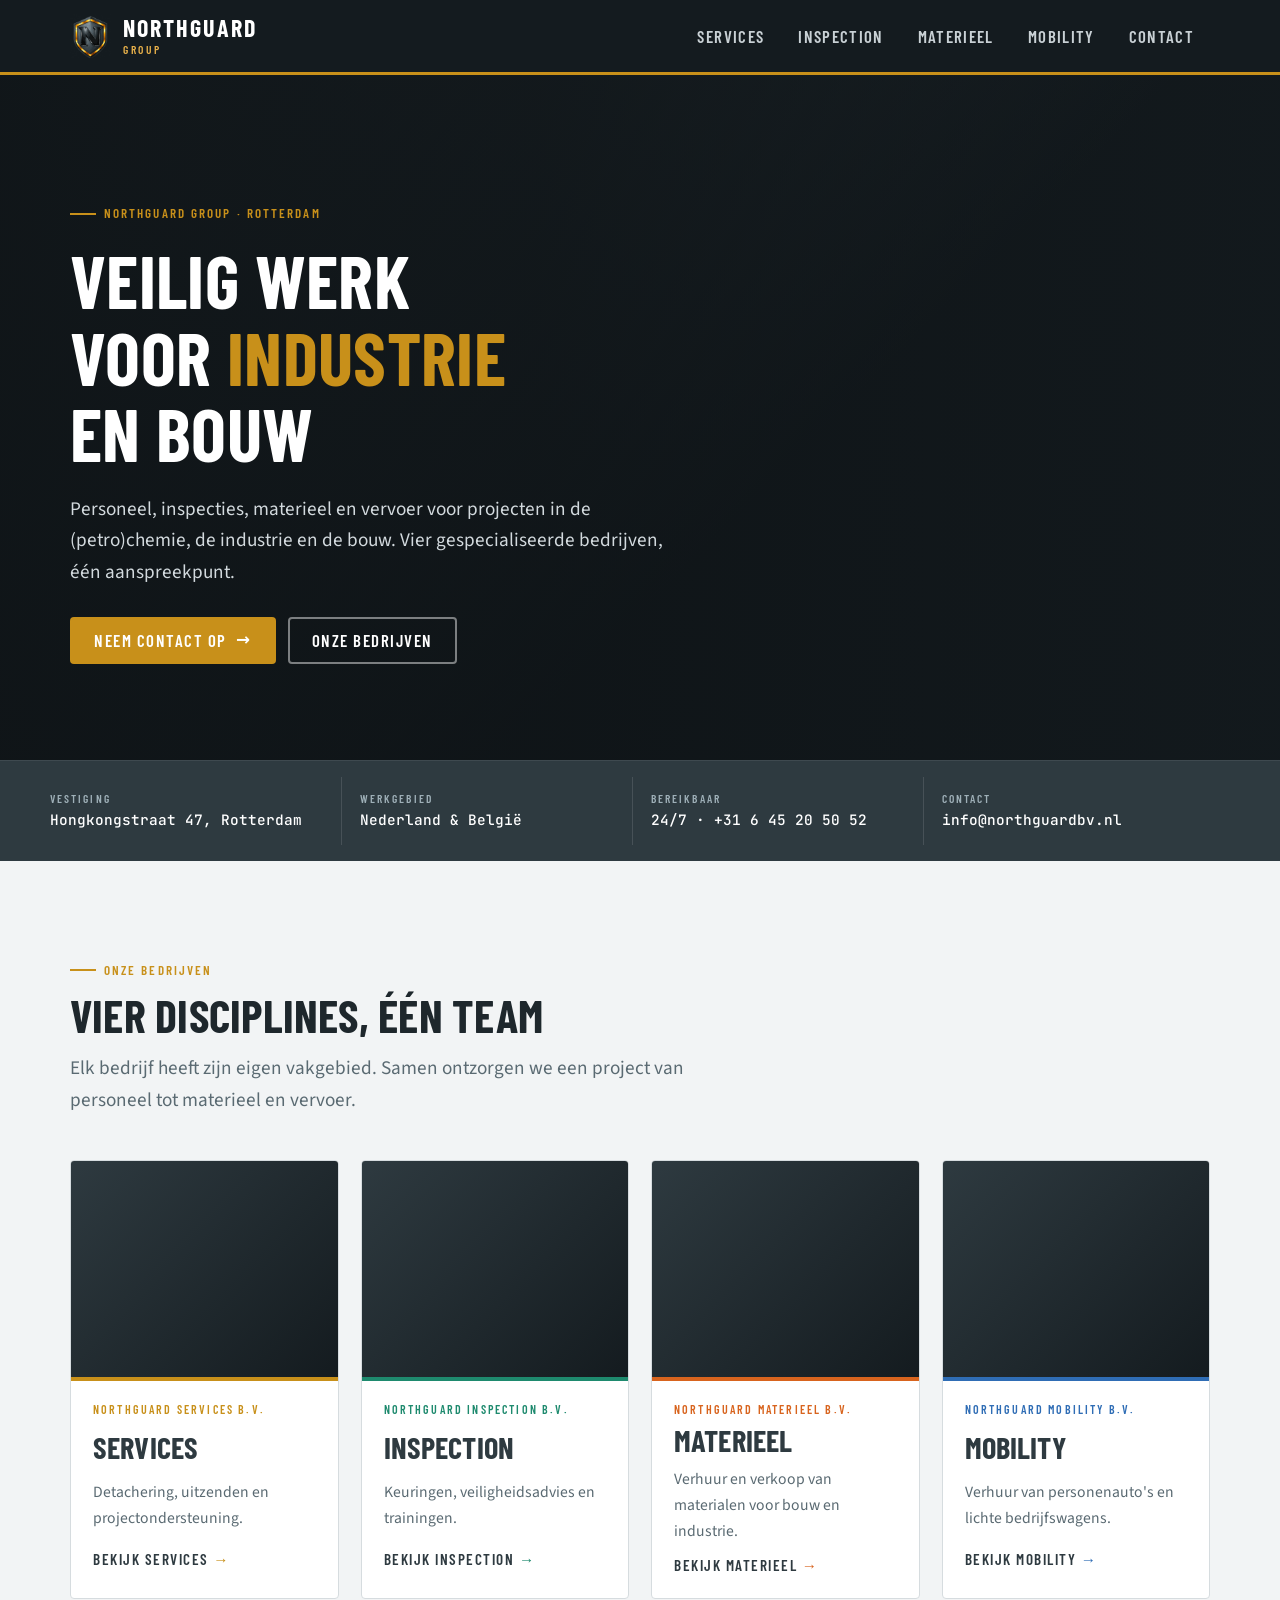
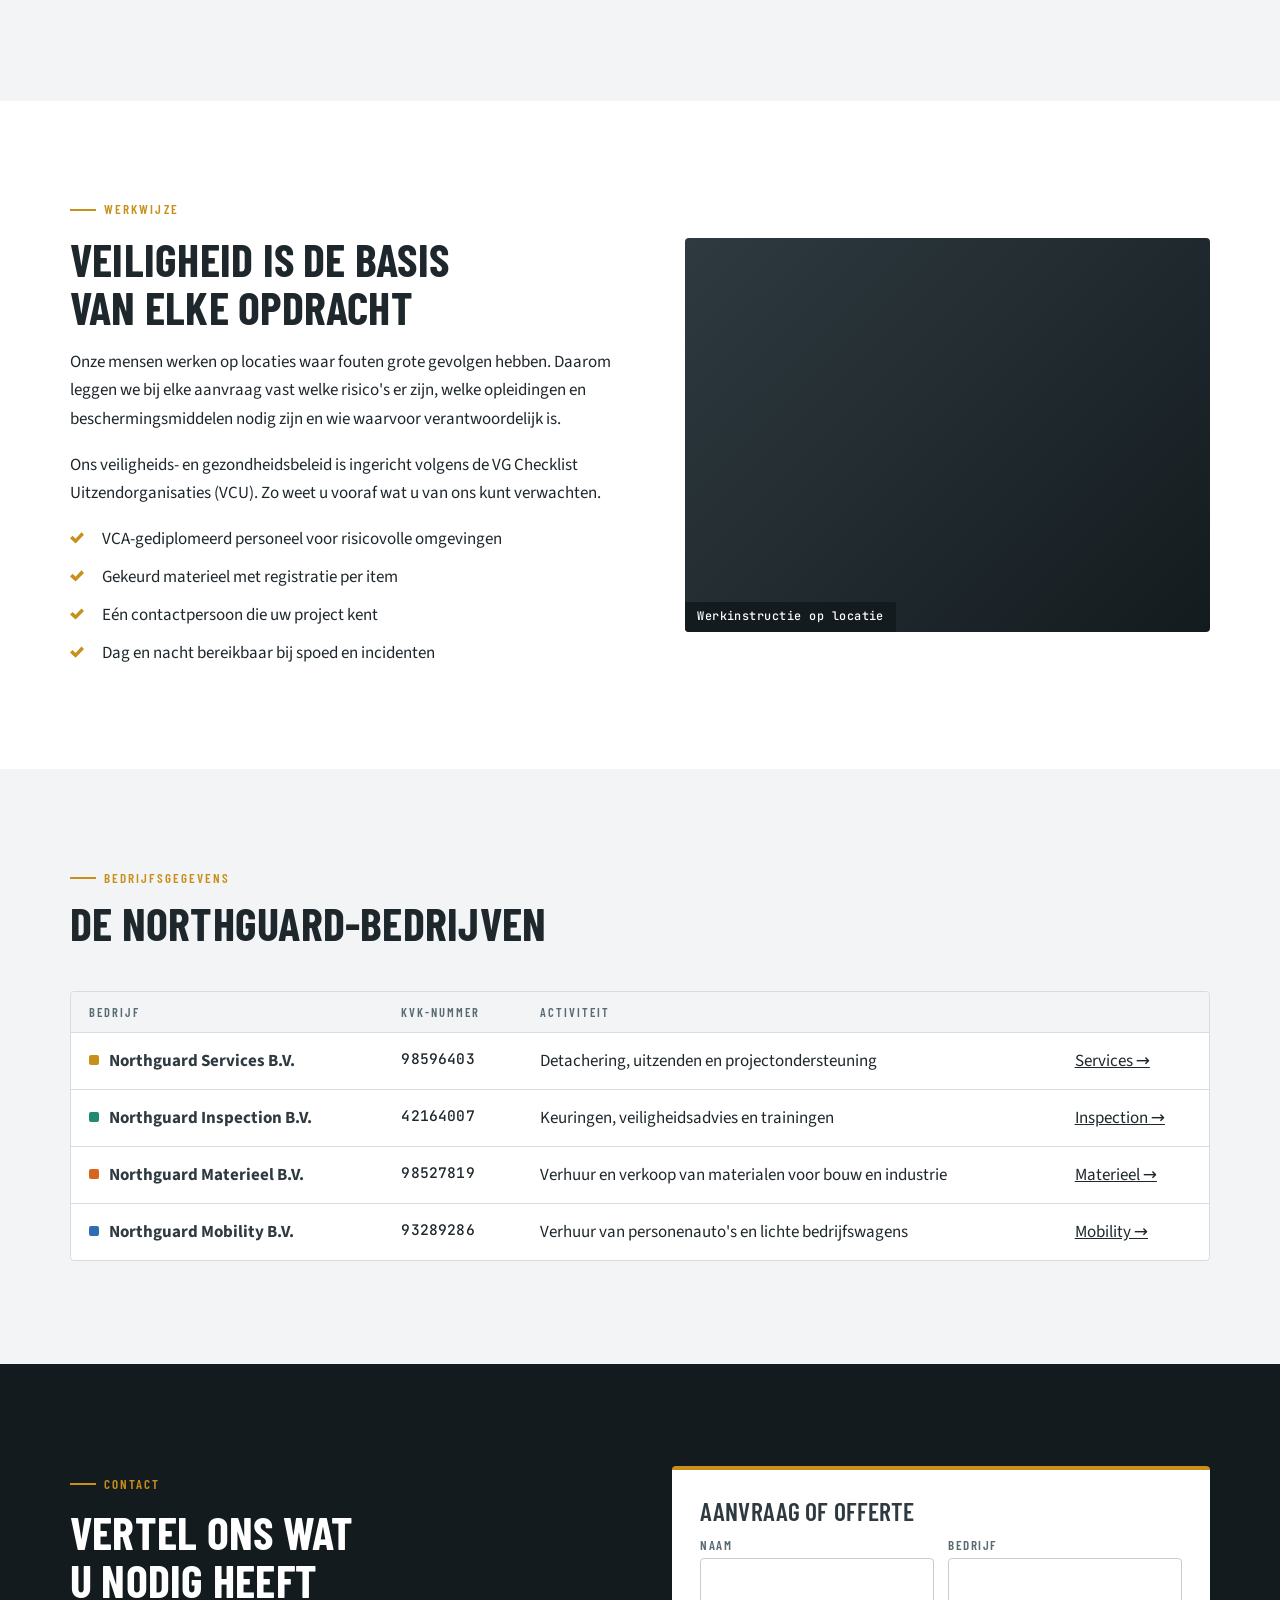
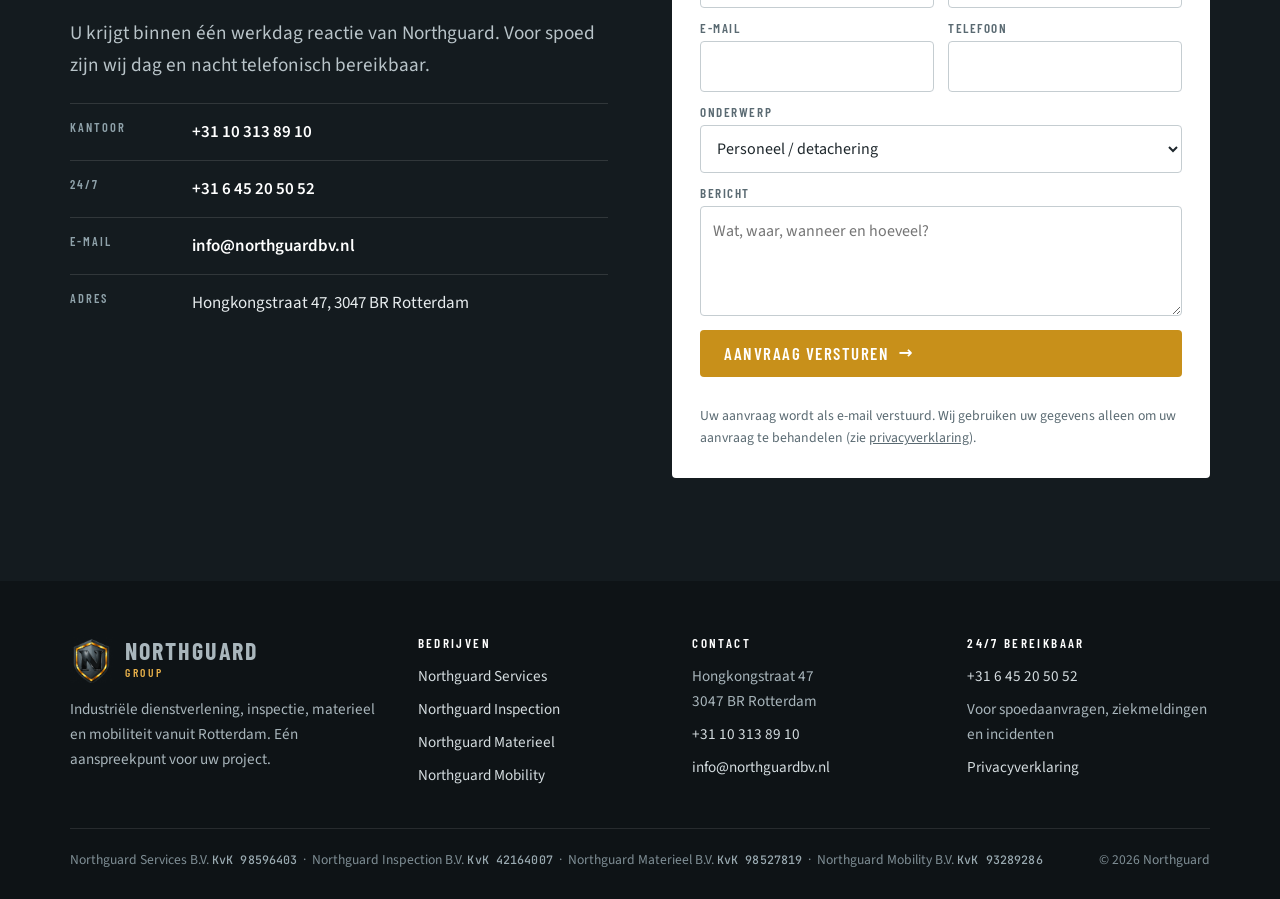
<file: index.html>
<!doctype html>
<html lang="nl">
<head>
<meta charset="utf-8">
<meta name="viewport" content="width=device-width, initial-scale=1, viewport-fit=cover">
<title>Northguard – Services, Inspection, Materieel &amp; Mobility</title>
<meta name="description" content="Northguard uit Rotterdam: detachering en uitzenden, keuringen en veiligheidsadvies, verhuur van materieel en bedrijfsvoertuigen voor industrie en bouw.">
<link rel="canonical" href="https://www.northguardbv.nl/">
<meta property="og:type" content="website">
<meta property="og:title" content="Northguard – Services, Inspection, Materieel &amp; Mobility">
<meta property="og:description" content="Northguard uit Rotterdam: detachering en uitzenden, keuringen en veiligheidsadvies, verhuur van materieel en bedrijfsvoertuigen voor industrie en bouw.">
<meta property="og:url" content="https://www.northguardbv.nl/">
<meta property="og:image" content="https://images.unsplash.com/photo-1777915627530-fc3decb749cf?auto=format&fit=crop&w=1200&h=630&q=70">
<meta name="theme-color" content="#141B1F">
<link rel="icon" type="image/png" href="favicon.png">
<link rel="apple-touch-icon" href="apple-touch-icon.png">
<link rel="preload" href="barlow-condensed-latin-700-normal.woff2" as="font" type="font/woff2" crossorigin>
<link rel="stylesheet" href="style.css">
<script type="application/ld+json">{"@context": "https://schema.org", "@type": "Organization", "name": "Northguard", "url": "https://www.northguardbv.nl/index.html", "logo": "https://www.northguardbv.nl/logo.png", "email": "info@northguardbv.nl", "telephone": "+31 10 313 89 10", "address": {"@type": "PostalAddress", "streetAddress": "Hongkongstraat 47", "postalCode": "3047 BR", "addressLocality": "Rotterdam", "addressCountry": "NL"}}</script>
</head>
<body class="div-home">
<a class="skip" href="#main">Naar de inhoud</a>
<header class="site-header">
  <div class="wrap nav">
    <a class="brand" href="index.html" aria-label="Northguard – home">
      <img src="shield.png" alt="" width="41" height="44">
      <span class="brand-name">Northguard<small>Group</small></span>
    </a>
    <button class="menu-btn" aria-expanded="false" aria-controls="tabs">Menu</button>
    <ul class="tabs" id="tabs"><li><a class="t-services" href="services.html">Services</a></li><li><a class="t-inspection" href="inspection.html">Inspection</a></li><li><a class="t-materieel" href="materieel.html">Materieel</a></li><li><a class="t-mobility" href="mobility.html">Mobility</a></li><li><a href="#contact">Contact</a></li></ul>
  </div>
</header>
<main id="main">
<section class="hero">
  <div class="photo"><img src="https://images.unsplash.com/photo-1777915627530-fc3decb749cf?auto=format&fit=crop&w=2000&q=70" alt="Raffinaderij in de schemering met binnenvaartschepen aan de kade" fetchpriority="high" decoding="async" onerror="this.remove()"></div>
  <div class="wrap">
    <span class="eyebrow">Northguard Group · Rotterdam</span>
    <h1>Veilig werk voor <em>industrie</em> en bouw</h1>
    <p class="lead">Personeel, inspecties, materieel en vervoer voor projecten in de (petro)chemie, de industrie en de bouw. Vier gespecialiseerde bedrijven, één aanspreekpunt.</p>
    <div class="actions"><a class="btn btn-acc" href="#contact">Neem contact op <span class="arr">→</span></a><a class="btn btn-ghost" href="#bedrijven">Onze bedrijven</a></div>
  </div>
</section>
<dl class="plate"><div class="wrap"><div><dt>Vestiging</dt><dd>Hongkongstraat 47, Rotterdam</dd></div><div><dt>Werkgebied</dt><dd>Nederland & België</dd></div><div><dt>Bereikbaar</dt><dd>24/7 · +31 6 45 20 50 52</dd></div><div><dt>Contact</dt><dd>info@northguardbv.nl</dd></div></div></dl>
<section class="band paper" id="bedrijven">
  <div class="wrap">
    <div class="head"><span class="eyebrow">Onze bedrijven</span><h2>Vier disciplines, één team</h2><p class="lead">Elk bedrijf heeft zijn eigen vakgebied. Samen ontzorgen we een project van personeel tot materieel en vervoer.</p></div>
    <div class="grid four"><a class="div-card" href="services.html" style="--c:#C8901A">
  <div class="ph"><img src="https://images.unsplash.com/photo-1787321280637-81ce957b60e7?auto=format&fit=crop&w=900&q=70" alt="Vier werknemers in oranje veiligheidsvesten in een industriële hal" loading="lazy" decoding="async" onerror="this.remove()"></div>
  <div class="body"><span class="tag">Northguard Services B.V.</span><h3>Services</h3><p>Detachering, uitzenden en projectondersteuning.</p><span class="more">Bekijk Services <span>→</span></span></div>
</a><a class="div-card" href="inspection.html" style="--c:#1E8A6E">
  <div class="ph"><img src="https://images.unsplash.com/photo-1758101755915-462eddc23f57?auto=format&fit=crop&w=900&q=70" alt="Elektricien test een schakelkast met een multimeter" loading="lazy" decoding="async" onerror="this.remove()"></div>
  <div class="body"><span class="tag">Northguard Inspection B.V.</span><h3>Inspection</h3><p>Keuringen, veiligheidsadvies en trainingen.</p><span class="more">Bekijk Inspection <span>→</span></span></div>
</a><a class="div-card" href="materieel.html" style="--c:#D8641E">
  <div class="ph"><img src="https://images.unsplash.com/photo-1762248576542-f98e883f3fbd?auto=format&fit=crop&w=900&q=70" alt="Aluminium steigers tegen een blauwe lucht" loading="lazy" decoding="async" onerror="this.remove()"></div>
  <div class="body"><span class="tag">Northguard Materieel B.V.</span><h3>Materieel</h3><p>Verhuur en verkoop van materialen voor bouw en industrie.</p><span class="more">Bekijk Materieel <span>→</span></span></div>
</a><a class="div-card" href="mobility.html" style="--c:#2F6DB5">
  <div class="ph"><img src="https://images.unsplash.com/photo-1587813369290-091c9d432daf?auto=format&fit=crop&w=900&q=70" alt="Rij witte bestelbussen op een parkeerterrein" loading="lazy" decoding="async" onerror="this.remove()"></div>
  <div class="body"><span class="tag">Northguard Mobility B.V.</span><h3>Mobility</h3><p>Verhuur van personenauto's en lichte bedrijfswagens.</p><span class="more">Bekijk Mobility <span>→</span></span></div>
</a></div>
  </div>
</section>
<section class="band">
  <div class="wrap">
    <div class="split"><div class="copy"><span class="eyebrow">Werkwijze</span><h2>Veiligheid is de basis van elke opdracht</h2><p>Onze mensen werken op locaties waar fouten grote gevolgen hebben. Daarom leggen we bij elke aanvraag vast welke risico's er zijn, welke opleidingen en beschermingsmiddelen nodig zijn en wie waarvoor verantwoordelijk is.</p><p>Ons veiligheids- en gezondheidsbeleid is ingericht volgens de VG Checklist Uitzendorganisaties (VCU). Zo weet u vooraf wat u van ons kunt verwachten.</p><ul class="checks"><li>VCA-gediplomeerd personeel voor risicovolle omgevingen</li><li>Gekeurd materieel met registratie per item</li><li>Eén contactpersoon die uw project kent</li><li>Dag en nacht bereikbaar bij spoed en incidenten</li></ul></div><figure class="figure"><img src="https://images.unsplash.com/photo-1774599730788-edc1fe2489b2?auto=format&fit=crop&w=1200&q=70" alt="Voorman geeft instructies via een portofoon aan bouwvakkers" loading="lazy" decoding="async" onerror="this.remove()"><figcaption>Werkinstructie op locatie</figcaption></figure></div>
  </div>
</section>
<section class="band paper">
  <div class="wrap">
    <div class="head"><span class="eyebrow">Bedrijfsgegevens</span><h2>De Northguard-bedrijven</h2></div>
    <div class="table-wrap"><table class="entities"><thead><tr><th>Bedrijf</th><th>KvK-nummer</th><th>Activiteit</th><th></th></tr></thead><tbody><tr><td><span class="dot" style="background:#C8901A"></span>Northguard Services B.V.</td><td class="mono">98596403</td><td>Detachering, uitzenden en projectondersteuning</td><td><a href="services.html">Services →</a></td></tr><tr><td><span class="dot" style="background:#1E8A6E"></span>Northguard Inspection B.V.</td><td class="mono">42164007</td><td>Keuringen, veiligheidsadvies en trainingen</td><td><a href="inspection.html">Inspection →</a></td></tr><tr><td><span class="dot" style="background:#D8641E"></span>Northguard Materieel B.V.</td><td class="mono">98527819</td><td>Verhuur en verkoop van materialen voor bouw en industrie</td><td><a href="materieel.html">Materieel →</a></td></tr><tr><td><span class="dot" style="background:#2F6DB5"></span>Northguard Mobility B.V.</td><td class="mono">93289286</td><td>Verhuur van personenauto's en lichte bedrijfswagens</td><td><a href="mobility.html">Mobility →</a></td></tr></tbody></table></div>
  </div>
</section>
<section class="band dark" id="contact">
  <div class="wrap cta">
    <div>
      <span class="eyebrow">Contact</span>
      <h2 style="margin-top:14px">Vertel ons wat u nodig heeft</h2>
      <p class="lead" style="margin-top:14px">U krijgt binnen één werkdag reactie van Northguard. Voor spoed zijn wij dag en nacht telefonisch bereikbaar.</p>
      <ul class="contact-list">
        <li><span>Kantoor</span><a href="tel:+31103138910">+31 10 313 89 10</a></li>
        <li><span>24/7</span><a href="tel:+31645205052">+31 6 45 20 50 52</a></li>
        <li><span>E-mail</span><a href="mailto:info@northguardbv.nl">info@northguardbv.nl</a></li>
        <li><span>Adres</span><div>Hongkongstraat 47, 3047 BR Rotterdam</div></li>
      </ul>
    </div>
    <form class="quote" id="quote" novalidate>
      <h3>Aanvraag of offerte</h3>
      <div class="row2">
        <div class="fld"><label for="naam">Naam</label><input id="naam" name="naam" autocomplete="name" required></div>
        <div class="fld"><label for="bedrijf">Bedrijf</label><input id="bedrijf" name="bedrijf" autocomplete="organization"></div>
      </div>
      <div class="row2">
        <div class="fld"><label for="email">E-mail</label><input id="email" name="email" type="email" autocomplete="email" required></div>
        <div class="fld"><label for="telefoon">Telefoon</label><input id="telefoon" name="telefoon" type="tel" autocomplete="tel"></div>
      </div>
      <div class="fld"><label for="onderwerp">Onderwerp</label><select id="onderwerp" name="onderwerp"><option>Personeel / detachering</option><option>Keuring of inspectie</option><option>Training of advies</option><option>Materieel huren of kopen</option><option>Voertuig huren</option><option>Anders</option></select></div>
      <div class="fld"><label for="bericht">Bericht</label><textarea id="bericht" name="bericht" required placeholder="Wat, waar, wanneer en hoeveel?"></textarea></div>
      <button class="btn btn-acc" type="submit">Aanvraag versturen <span class="arr">→</span></button>
      <p class="form-msg" aria-live="polite"></p>
      <p class="form-note">Uw aanvraag wordt als e-mail verstuurd. Wij gebruiken uw gegevens alleen om uw aanvraag te behandelen (zie <a href="privacy.html">privacyverklaring</a>).</p>
    </form>
  </div>
</section>
</main>
<footer class="site-footer">
  <div class="wrap">
    <div class="fgrid">
      <div>
        <div class="fbrand"><img src="shield.png" alt="" width="43" height="46"><span class="brand-name">Northguard<small>Group</small></span></div>
        <p>Industriële dienstverlening, inspectie, materieel en mobiliteit vanuit Rotterdam. Eén aanspreekpunt voor uw project.</p>
      </div>
      <div><h4>Bedrijven</h4><ul><li><a href="services.html">Northguard Services</a></li><li><a href="inspection.html">Northguard Inspection</a></li><li><a href="materieel.html">Northguard Materieel</a></li><li><a href="mobility.html">Northguard Mobility</a></li></ul></div>
      <div><h4>Contact</h4><ul>
        <li>Hongkongstraat 47<br>3047 BR Rotterdam</li>
        <li><a href="tel:+31103138910">+31 10 313 89 10</a></li>
        <li><a href="mailto:info@northguardbv.nl">info@northguardbv.nl</a></li>
      </ul></div>
      <div><h4>24/7 bereikbaar</h4><ul>
        <li><a href="tel:+31645205052">+31 6 45 20 50 52</a></li>
        <li>Voor spoedaanvragen, ziekmeldingen en incidenten</li>
        <li><a href="privacy.html">Privacyverklaring</a></li>
      </ul></div>
    </div>
    <div class="legal"><span>Northguard Services B.V. <span class="mono">KvK 98596403</span> &nbsp;·&nbsp; Northguard Inspection B.V. <span class="mono">KvK 42164007</span> &nbsp;·&nbsp; Northguard Materieel B.V. <span class="mono">KvK 98527819</span> &nbsp;·&nbsp; Northguard Mobility B.V. <span class="mono">KvK 93289286</span></span><span>© <span id="year">2026</span> Northguard</span></div>
  </div>
</footer>
<script src="main.js" defer></script>
</body>
</html>
</file>
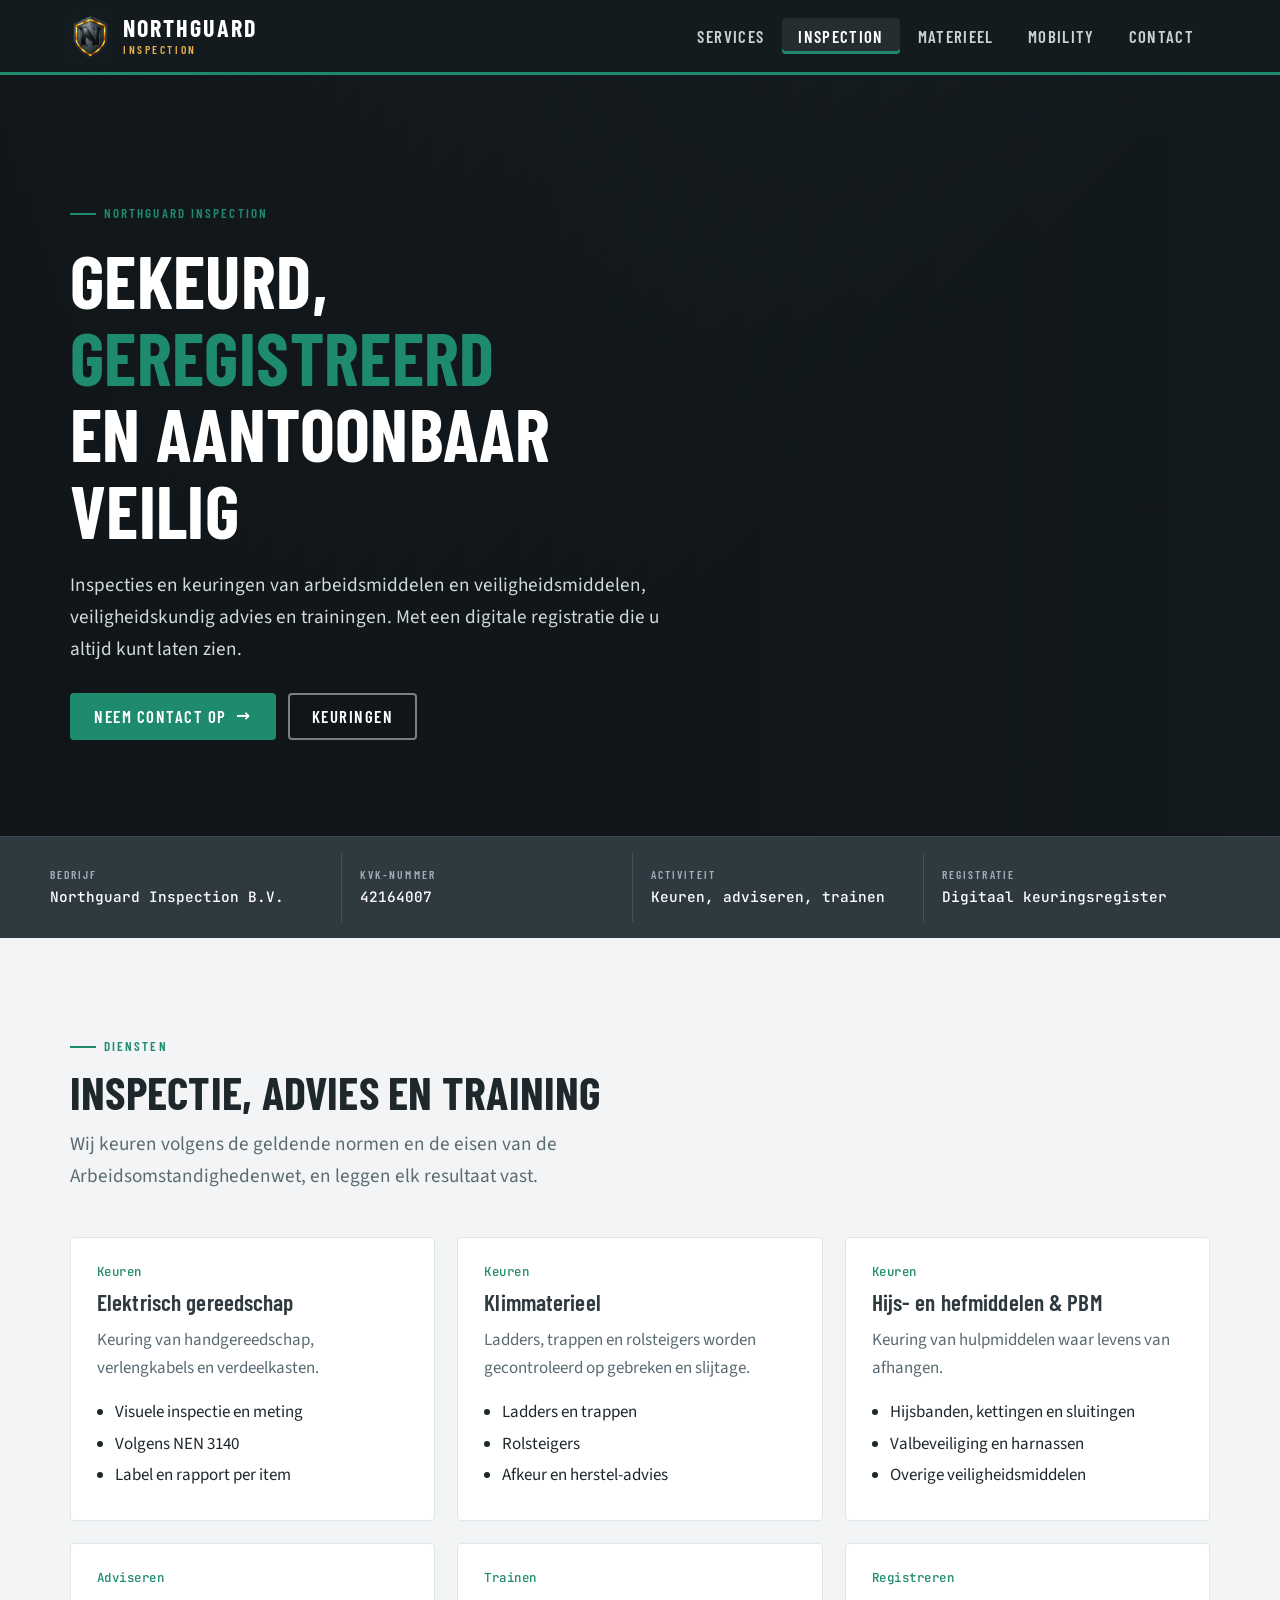
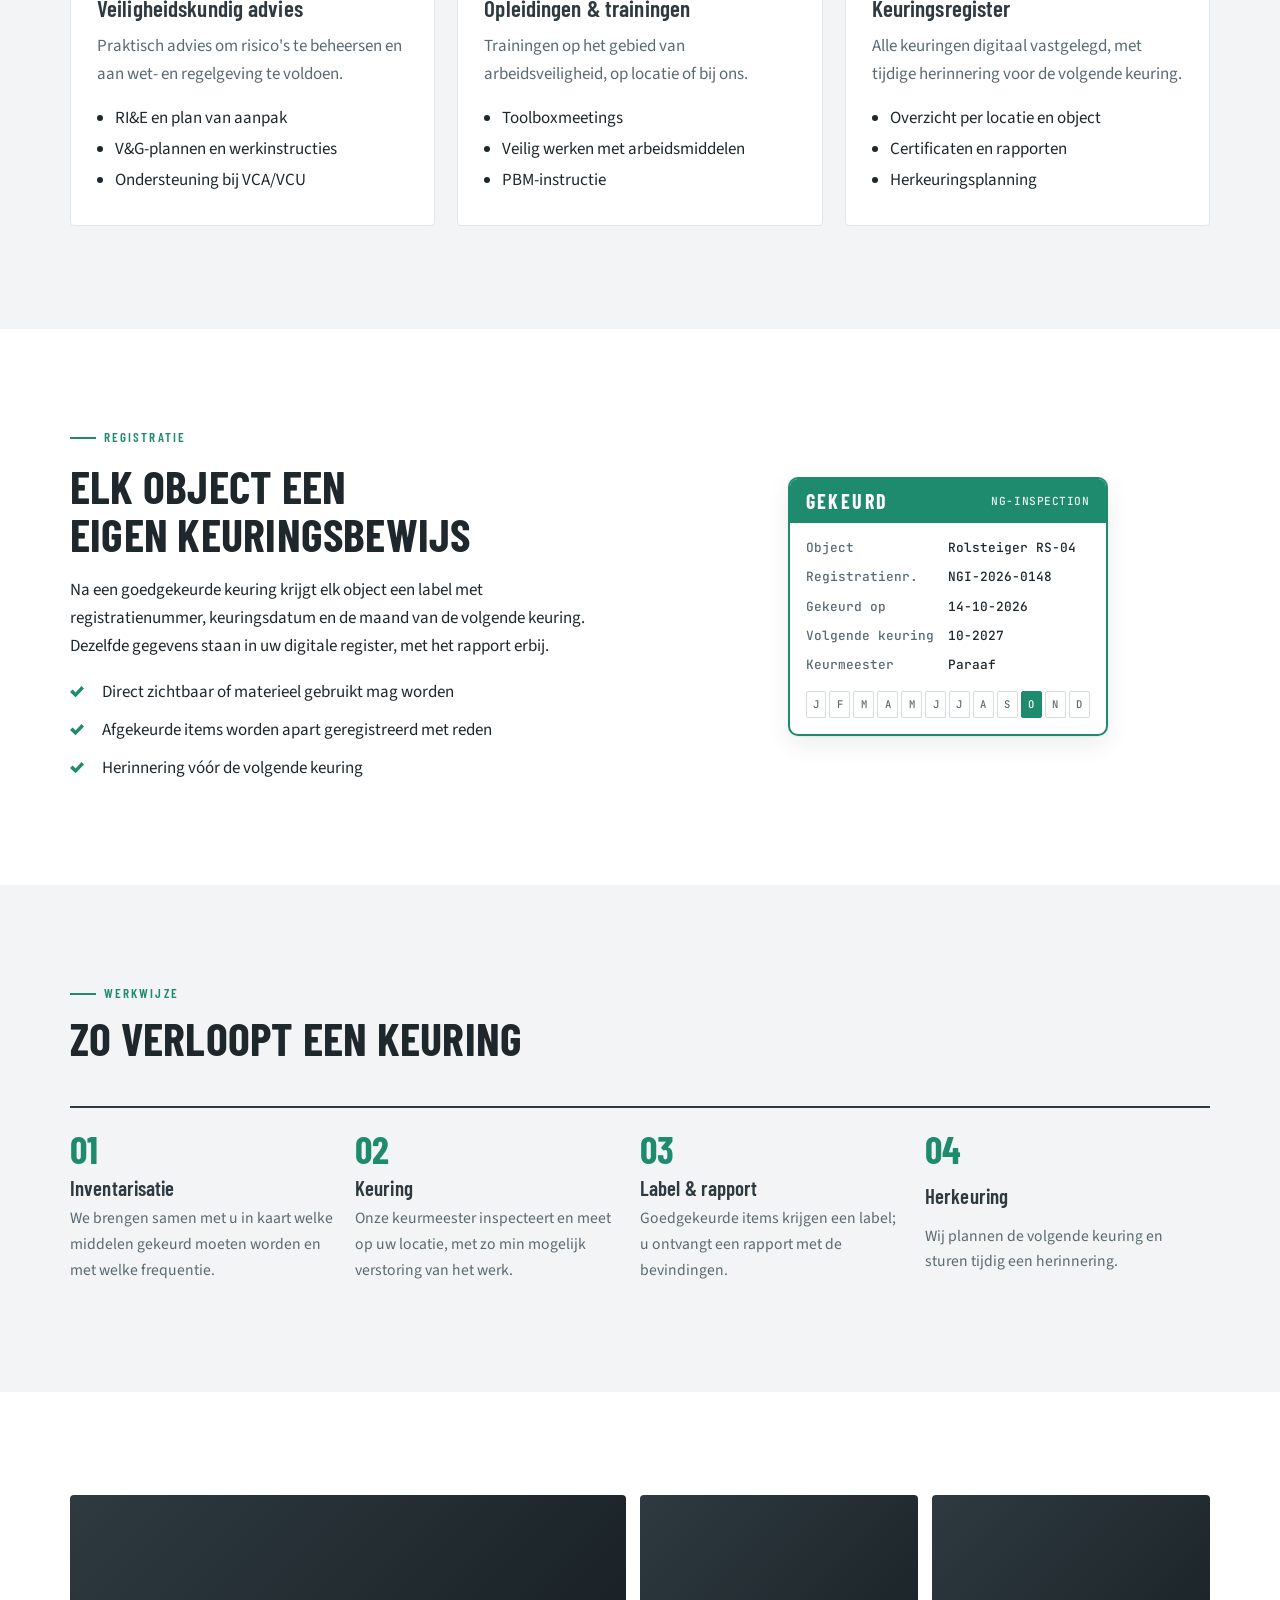
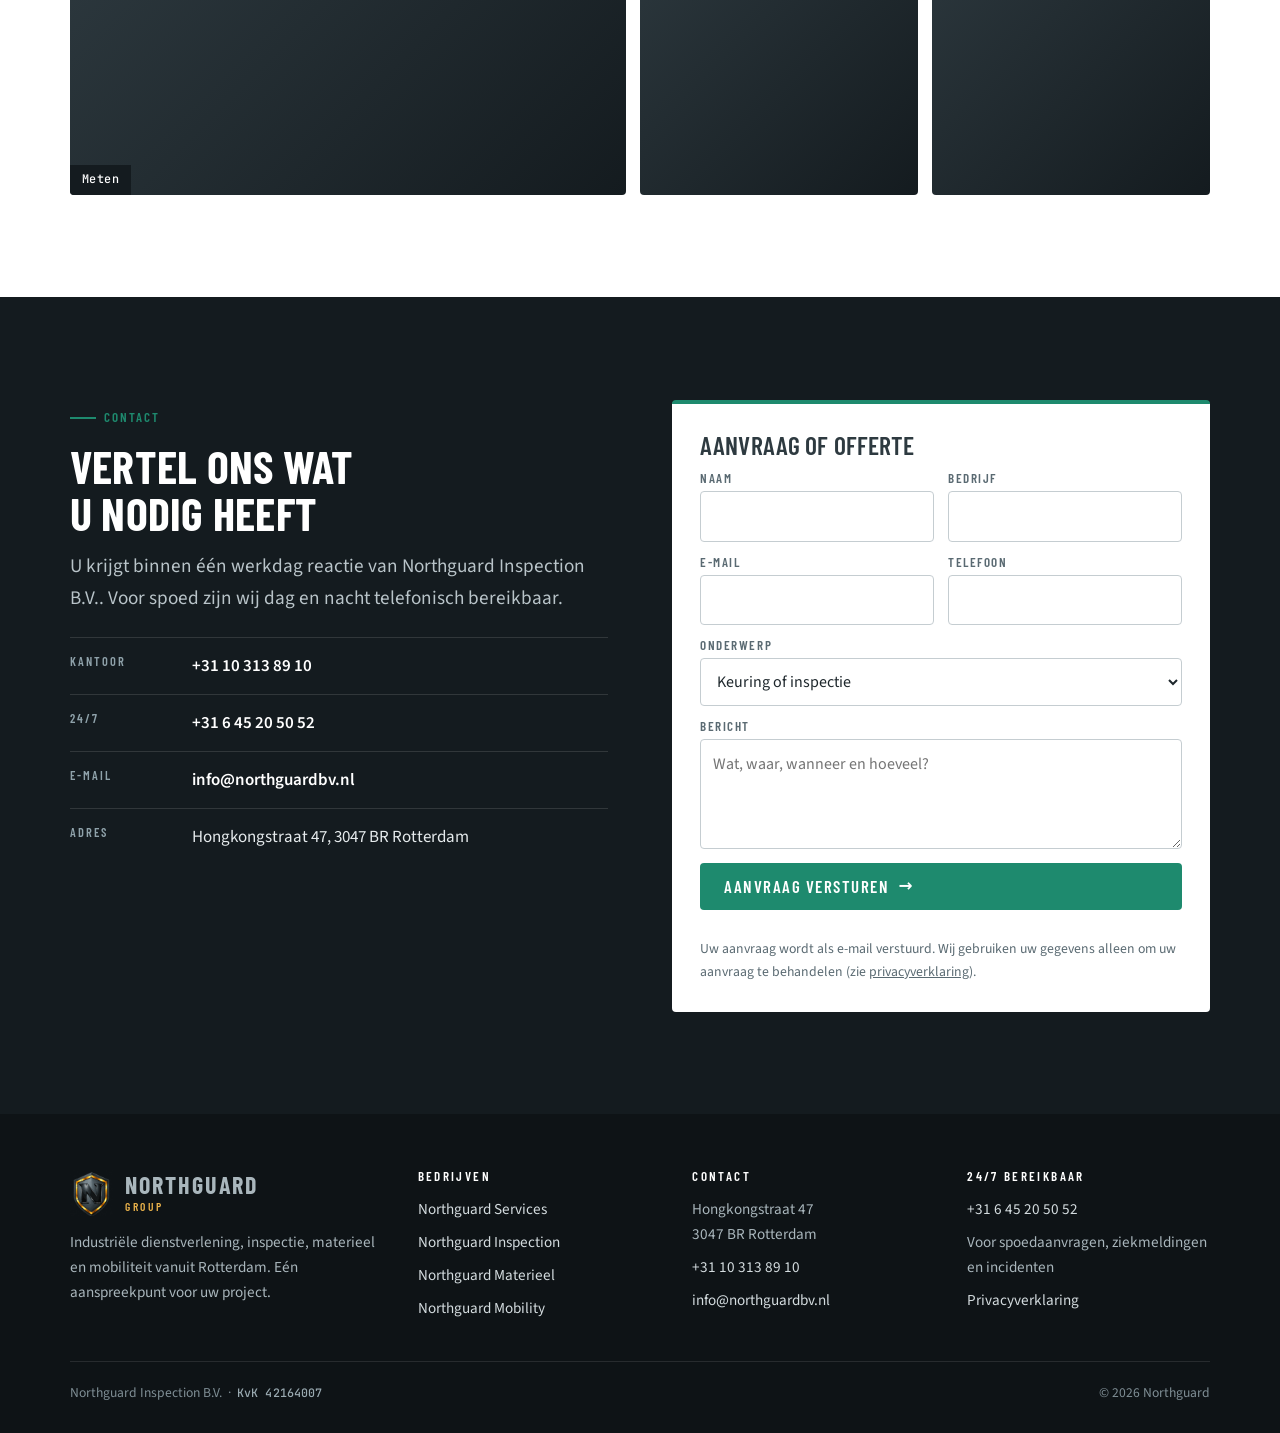
<file: inspection.html>
<!doctype html>
<html lang="nl">
<head>
<meta charset="utf-8">
<meta name="viewport" content="width=device-width, initial-scale=1, viewport-fit=cover">
<title>Northguard Inspection – Keuringen &amp; veiligheidsadvies</title>
<meta name="description" content="Northguard Inspection B.V.: keuringen van arbeidsmiddelen en veiligheidsmiddelen, veiligheidskundig advies, trainingen en een digitaal keuringsregister.">
<link rel="canonical" href="https://www.northguardbv.nl/inspection.html">
<meta property="og:type" content="website">
<meta property="og:title" content="Northguard Inspection – Keuringen &amp; veiligheidsadvies">
<meta property="og:description" content="Northguard Inspection B.V.: keuringen van arbeidsmiddelen en veiligheidsmiddelen, veiligheidskundig advies, trainingen en een digitaal keuringsregister.">
<meta property="og:url" content="https://www.northguardbv.nl/inspection.html">
<meta property="og:image" content="https://images.unsplash.com/photo-1758101755915-462eddc23f57?auto=format&fit=crop&w=1200&h=630&q=70">
<meta name="theme-color" content="#141B1F">
<link rel="icon" type="image/png" href="favicon.png">
<link rel="apple-touch-icon" href="apple-touch-icon.png">
<link rel="preload" href="barlow-condensed-latin-700-normal.woff2" as="font" type="font/woff2" crossorigin>
<link rel="stylesheet" href="style.css">
<script type="application/ld+json">{"@context": "https://schema.org", "@type": "Organization", "name": "Northguard Inspection B.V.", "url": "https://www.northguardbv.nl/inspection.html", "logo": "https://www.northguardbv.nl/logo.png", "email": "info@northguardbv.nl", "telephone": "+31 10 313 89 10", "address": {"@type": "PostalAddress", "streetAddress": "Hongkongstraat 47", "postalCode": "3047 BR", "addressLocality": "Rotterdam", "addressCountry": "NL"}}</script>
</head>
<body class="div-inspection">
<a class="skip" href="#main">Naar de inhoud</a>
<header class="site-header">
  <div class="wrap nav">
    <a class="brand" href="index.html" aria-label="Northguard – home">
      <img src="shield.png" alt="" width="41" height="44">
      <span class="brand-name">Northguard<small>Inspection</small></span>
    </a>
    <button class="menu-btn" aria-expanded="false" aria-controls="tabs">Menu</button>
    <ul class="tabs" id="tabs"><li><a class="t-services" href="services.html">Services</a></li><li><a class="t-inspection" href="inspection.html" aria-current="page">Inspection</a></li><li><a class="t-materieel" href="materieel.html">Materieel</a></li><li><a class="t-mobility" href="mobility.html">Mobility</a></li><li><a href="#contact">Contact</a></li></ul>
  </div>
</header>
<main id="main">
<section class="hero">
  <div class="photo"><img src="https://images.unsplash.com/photo-1758101755915-462eddc23f57?auto=format&fit=crop&w=2000&q=70" alt="Elektricien test een schakelkast met een multimeter" fetchpriority="high" decoding="async" onerror="this.remove()"></div>
  <div class="wrap">
    <span class="eyebrow">Northguard Inspection</span>
    <h1>Gekeurd, <em>geregistreerd</em> en aantoonbaar veilig</h1>
    <p class="lead">Inspecties en keuringen van arbeidsmiddelen en veiligheidsmiddelen, veiligheidskundig advies en trainingen. Met een digitale registratie die u altijd kunt laten zien.</p>
    <div class="actions"><a class="btn btn-acc" href="#contact">Neem contact op <span class="arr">→</span></a><a class="btn btn-ghost" href="#keuringen">Keuringen</a></div>
  </div>
</section>
<dl class="plate"><div class="wrap"><div><dt>Bedrijf</dt><dd>Northguard Inspection B.V.</dd></div><div><dt>KvK-nummer</dt><dd>42164007</dd></div><div><dt>Activiteit</dt><dd>Keuren, adviseren, trainen</dd></div><div><dt>Registratie</dt><dd>Digitaal keuringsregister</dd></div></div></dl>
<section class="band paper" id="keuringen">
  <div class="wrap">
    <div class="head"><span class="eyebrow">Diensten</span><h2>Inspectie, advies en training</h2><p class="lead">Wij keuren volgens de geldende normen en de eisen van de Arbeidsomstandighedenwet, en leggen elk resultaat vast.</p></div>
    <div class="grid "><article class="card"><span class="code">Keuren</span><h3>Elektrisch gereedschap</h3><p>Keuring van handgereedschap, verlengkabels en verdeelkasten.</p><ul><li>Visuele inspectie en meting</li><li>Volgens NEN 3140</li><li>Label en rapport per item</li></ul></article><article class="card"><span class="code">Keuren</span><h3>Klimmaterieel</h3><p>Ladders, trappen en rolsteigers worden gecontroleerd op gebreken en slijtage.</p><ul><li>Ladders en trappen</li><li>Rolsteigers</li><li>Afkeur en herstel-advies</li></ul></article><article class="card"><span class="code">Keuren</span><h3>Hijs- en hefmiddelen & PBM</h3><p>Keuring van hulpmiddelen waar levens van afhangen.</p><ul><li>Hijsbanden, kettingen en sluitingen</li><li>Valbeveiliging en harnassen</li><li>Overige veiligheidsmiddelen</li></ul></article><article class="card"><span class="code">Adviseren</span><h3>Veiligheidskundig advies</h3><p>Praktisch advies om risico's te beheersen en aan wet- en regelgeving te voldoen.</p><ul><li>RI&E en plan van aanpak</li><li>V&G-plannen en werkinstructies</li><li>Ondersteuning bij VCA/VCU</li></ul></article><article class="card"><span class="code">Trainen</span><h3>Opleidingen & trainingen</h3><p>Trainingen op het gebied van arbeidsveiligheid, op locatie of bij ons.</p><ul><li>Toolboxmeetings</li><li>Veilig werken met arbeidsmiddelen</li><li>PBM-instructie</li></ul></article><article class="card"><span class="code">Registreren</span><h3>Keuringsregister</h3><p>Alle keuringen digitaal vastgelegd, met tijdige herinnering voor de volgende keuring.</p><ul><li>Overzicht per locatie en object</li><li>Certificaten en rapporten</li><li>Herkeuringsplanning</li></ul></article></div>
  </div>
</section>
<section class="band">
  <div class="wrap split">
    <div class="copy">
      <span class="eyebrow">Registratie</span>
      <h2>Elk object een eigen keuringsbewijs</h2>
      <p>Na een goedgekeurde keuring krijgt elk object een label met registratienummer, keuringsdatum en de maand van de volgende keuring. Dezelfde gegevens staan in uw digitale register, met het rapport erbij.</p>
      <ul class="checks"><li>Direct zichtbaar of materieel gebruikt mag worden</li><li>Afgekeurde items worden apart geregistreerd met reden</li><li>Herinnering vóór de volgende keuring</li></ul>
    </div>
    <div class="label-demo"><div class="klabel" aria-label="Voorbeeld van een keuringslabel">
  <div class="top">Gekeurd <span>NG-INSPECTION</span></div>
  <dl><dt>Object</dt><dd>Rolsteiger RS-04</dd><dt>Registratienr.</dt><dd>NGI-2026-0148</dd><dt>Gekeurd op</dt><dd>14-10-2026</dd><dt>Volgende keuring</dt><dd>10-2027</dd><dt>Keurmeester</dt><dd>Paraaf</dd></dl>
  <div class="months" aria-hidden="true"><i>J</i><i>F</i><i>M</i><i>A</i><i>M</i><i>J</i><i>J</i><i>A</i><i>S</i><i class="on">O</i><i>N</i><i>D</i></div>
</div></div>
  </div>
</section>
<section class="band paper">
  <div class="wrap">
    <div class="head"><span class="eyebrow">Werkwijze</span><h2>Zo verloopt een keuring</h2></div>
    <ol class="steps"><li><h3>Inventarisatie</h3><p>We brengen samen met u in kaart welke middelen gekeurd moeten worden en met welke frequentie.</p></li><li><h3>Keuring</h3><p>Onze keurmeester inspecteert en meet op uw locatie, met zo min mogelijk verstoring van het werk.</p></li><li><h3>Label & rapport</h3><p>Goedgekeurde items krijgen een label; u ontvangt een rapport met de bevindingen.</p></li><li><h3>Herkeuring</h3><p>Wij plannen de volgende keuring en sturen tijdig een herinnering.</p></li></ol>
  </div>
</section>
<section class="band">
  <div class="wrap strip">
    <figure class="figure"><img src="https://images.unsplash.com/photo-1758873263563-5ba4aa330799?auto=format&fit=crop&w=1200&q=70" alt="Handen meten een metalen onderdeel met een digitale schuifmaat" loading="lazy" decoding="async" onerror="this.remove()"><figcaption>Meten</figcaption></figure>
    <figure class="figure"><img src="https://images.unsplash.com/photo-1700727448575-6f1680cd7d75?auto=format&fit=crop&w=1200&q=70" alt="Man met klembord tijdens een controle" loading="lazy" decoding="async" onerror="this.remove()"></figure>
    <figure class="figure"><img src="https://images.unsplash.com/photo-1552879890-3a06dd3a06c2?auto=format&fit=crop&w=1200&q=70" alt="Rek met gele veiligheidshelmen" loading="lazy" decoding="async" onerror="this.remove()"></figure>
  </div>
</section>
<section class="band dark" id="contact">
  <div class="wrap cta">
    <div>
      <span class="eyebrow">Contact</span>
      <h2 style="margin-top:14px">Vertel ons wat u nodig heeft</h2>
      <p class="lead" style="margin-top:14px">U krijgt binnen één werkdag reactie van Northguard Inspection B.V.. Voor spoed zijn wij dag en nacht telefonisch bereikbaar.</p>
      <ul class="contact-list">
        <li><span>Kantoor</span><a href="tel:+31103138910">+31 10 313 89 10</a></li>
        <li><span>24/7</span><a href="tel:+31645205052">+31 6 45 20 50 52</a></li>
        <li><span>E-mail</span><a href="mailto:info@northguardbv.nl">info@northguardbv.nl</a></li>
        <li><span>Adres</span><div>Hongkongstraat 47, 3047 BR Rotterdam</div></li>
      </ul>
    </div>
    <form class="quote" id="quote" novalidate>
      <h3>Aanvraag of offerte</h3>
      <div class="row2">
        <div class="fld"><label for="naam">Naam</label><input id="naam" name="naam" autocomplete="name" required></div>
        <div class="fld"><label for="bedrijf">Bedrijf</label><input id="bedrijf" name="bedrijf" autocomplete="organization"></div>
      </div>
      <div class="row2">
        <div class="fld"><label for="email">E-mail</label><input id="email" name="email" type="email" autocomplete="email" required></div>
        <div class="fld"><label for="telefoon">Telefoon</label><input id="telefoon" name="telefoon" type="tel" autocomplete="tel"></div>
      </div>
      <div class="fld"><label for="onderwerp">Onderwerp</label><select id="onderwerp" name="onderwerp"><option>Keuring of inspectie</option><option>Veiligheidskundig advies</option><option>Training of opleiding</option><option>Keuringsregister</option><option>Anders</option></select></div>
      <div class="fld"><label for="bericht">Bericht</label><textarea id="bericht" name="bericht" required placeholder="Wat, waar, wanneer en hoeveel?"></textarea></div>
      <button class="btn btn-acc" type="submit">Aanvraag versturen <span class="arr">→</span></button>
      <p class="form-msg" aria-live="polite"></p>
      <p class="form-note">Uw aanvraag wordt als e-mail verstuurd. Wij gebruiken uw gegevens alleen om uw aanvraag te behandelen (zie <a href="privacy.html">privacyverklaring</a>).</p>
    </form>
  </div>
</section>
</main>
<footer class="site-footer">
  <div class="wrap">
    <div class="fgrid">
      <div>
        <div class="fbrand"><img src="shield.png" alt="" width="43" height="46"><span class="brand-name">Northguard<small>Group</small></span></div>
        <p>Industriële dienstverlening, inspectie, materieel en mobiliteit vanuit Rotterdam. Eén aanspreekpunt voor uw project.</p>
      </div>
      <div><h4>Bedrijven</h4><ul><li><a href="services.html">Northguard Services</a></li><li><a href="inspection.html">Northguard Inspection</a></li><li><a href="materieel.html">Northguard Materieel</a></li><li><a href="mobility.html">Northguard Mobility</a></li></ul></div>
      <div><h4>Contact</h4><ul>
        <li>Hongkongstraat 47<br>3047 BR Rotterdam</li>
        <li><a href="tel:+31103138910">+31 10 313 89 10</a></li>
        <li><a href="mailto:info@northguardbv.nl">info@northguardbv.nl</a></li>
      </ul></div>
      <div><h4>24/7 bereikbaar</h4><ul>
        <li><a href="tel:+31645205052">+31 6 45 20 50 52</a></li>
        <li>Voor spoedaanvragen, ziekmeldingen en incidenten</li>
        <li><a href="privacy.html">Privacyverklaring</a></li>
      </ul></div>
    </div>
    <div class="legal"><span>Northguard Inspection B.V. &nbsp;·&nbsp; <span class="mono">KvK 42164007</span></span><span>© <span id="year">2026</span> Northguard</span></div>
  </div>
</footer>
<script src="main.js" defer></script>
</body>
</html>
</file>
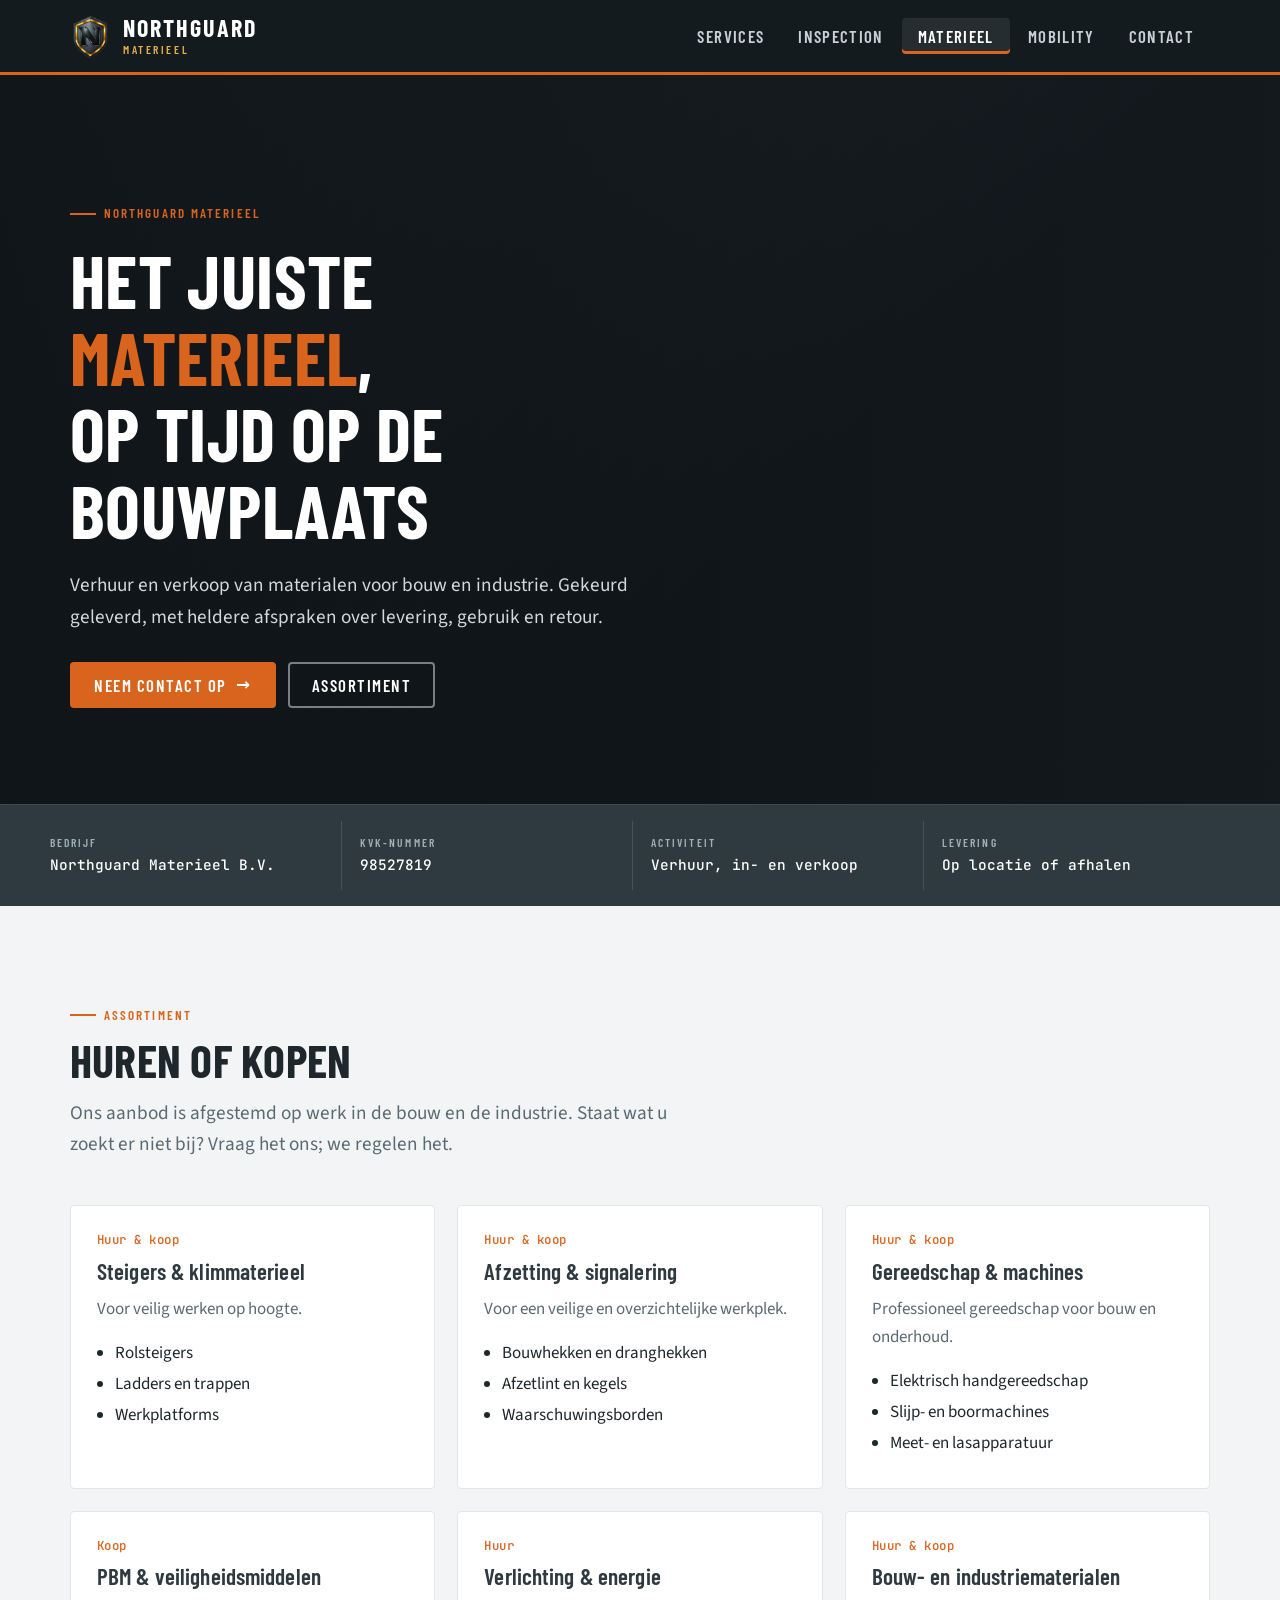
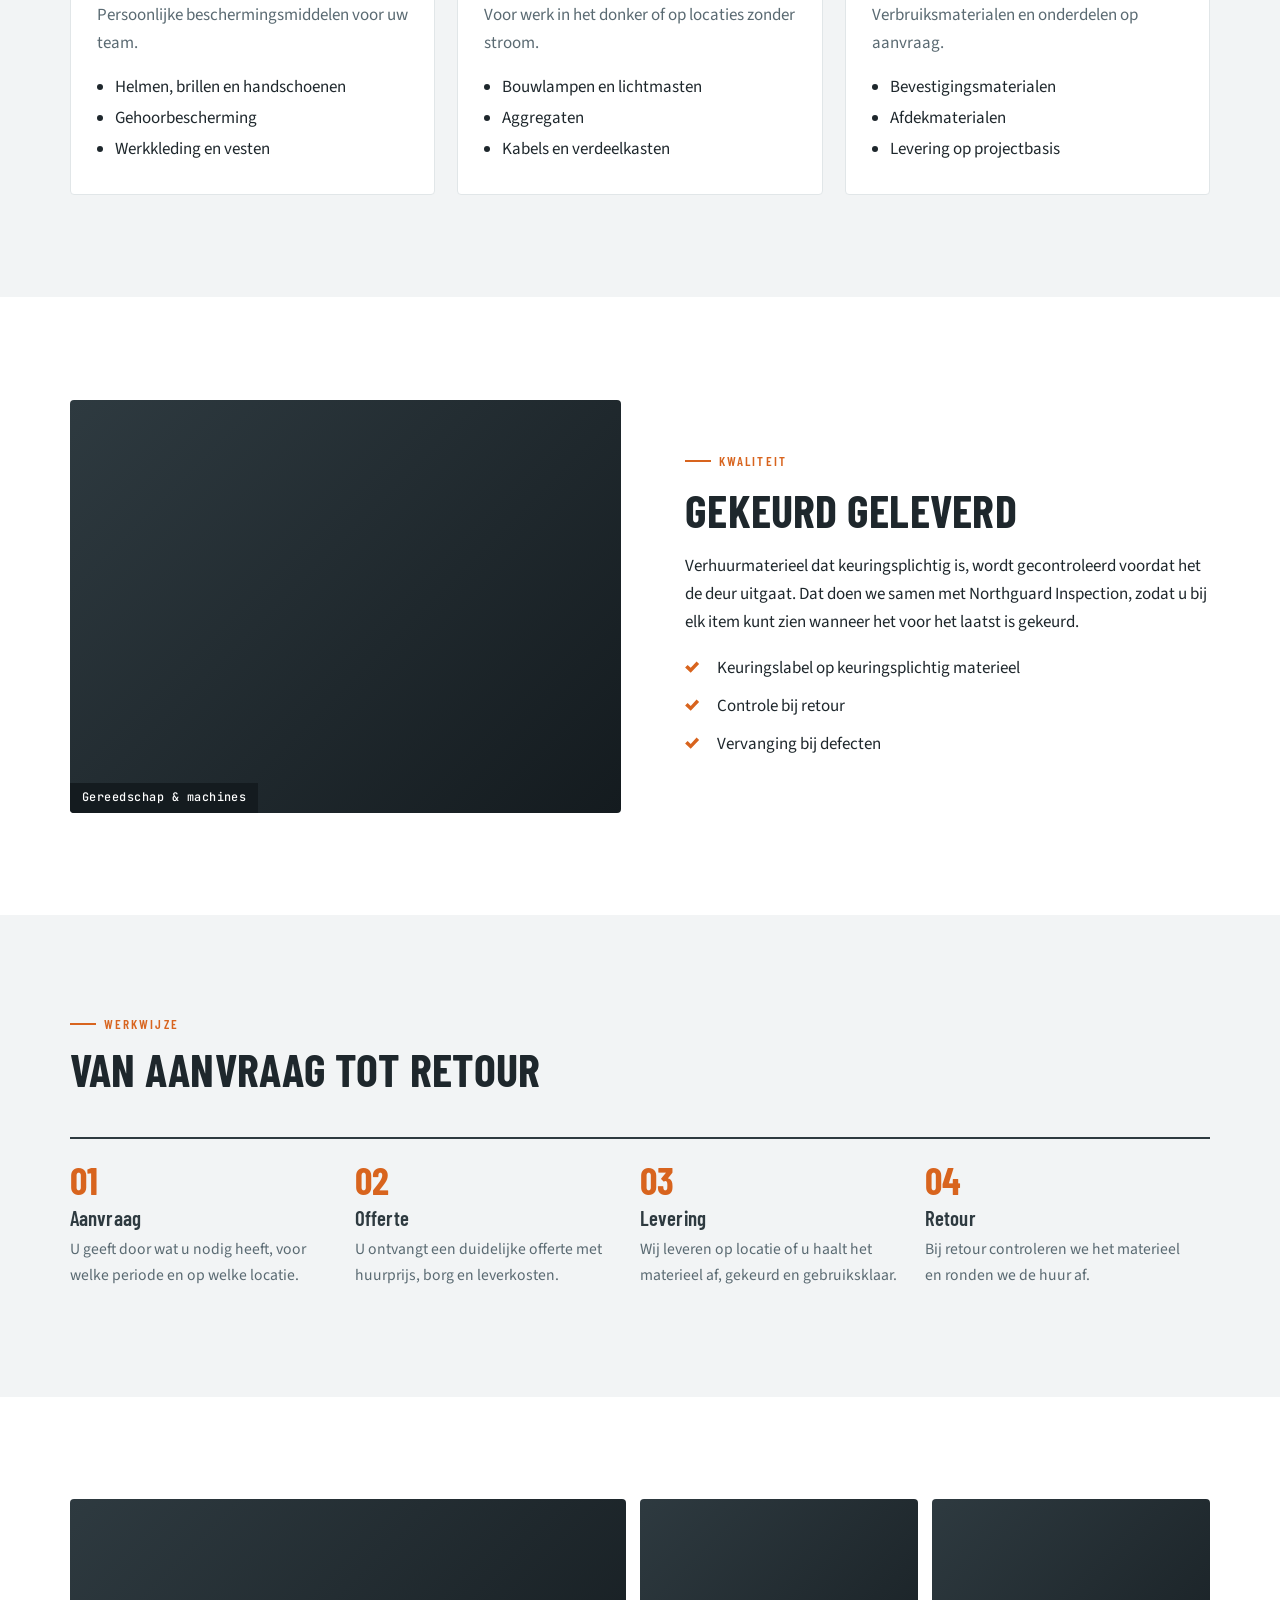
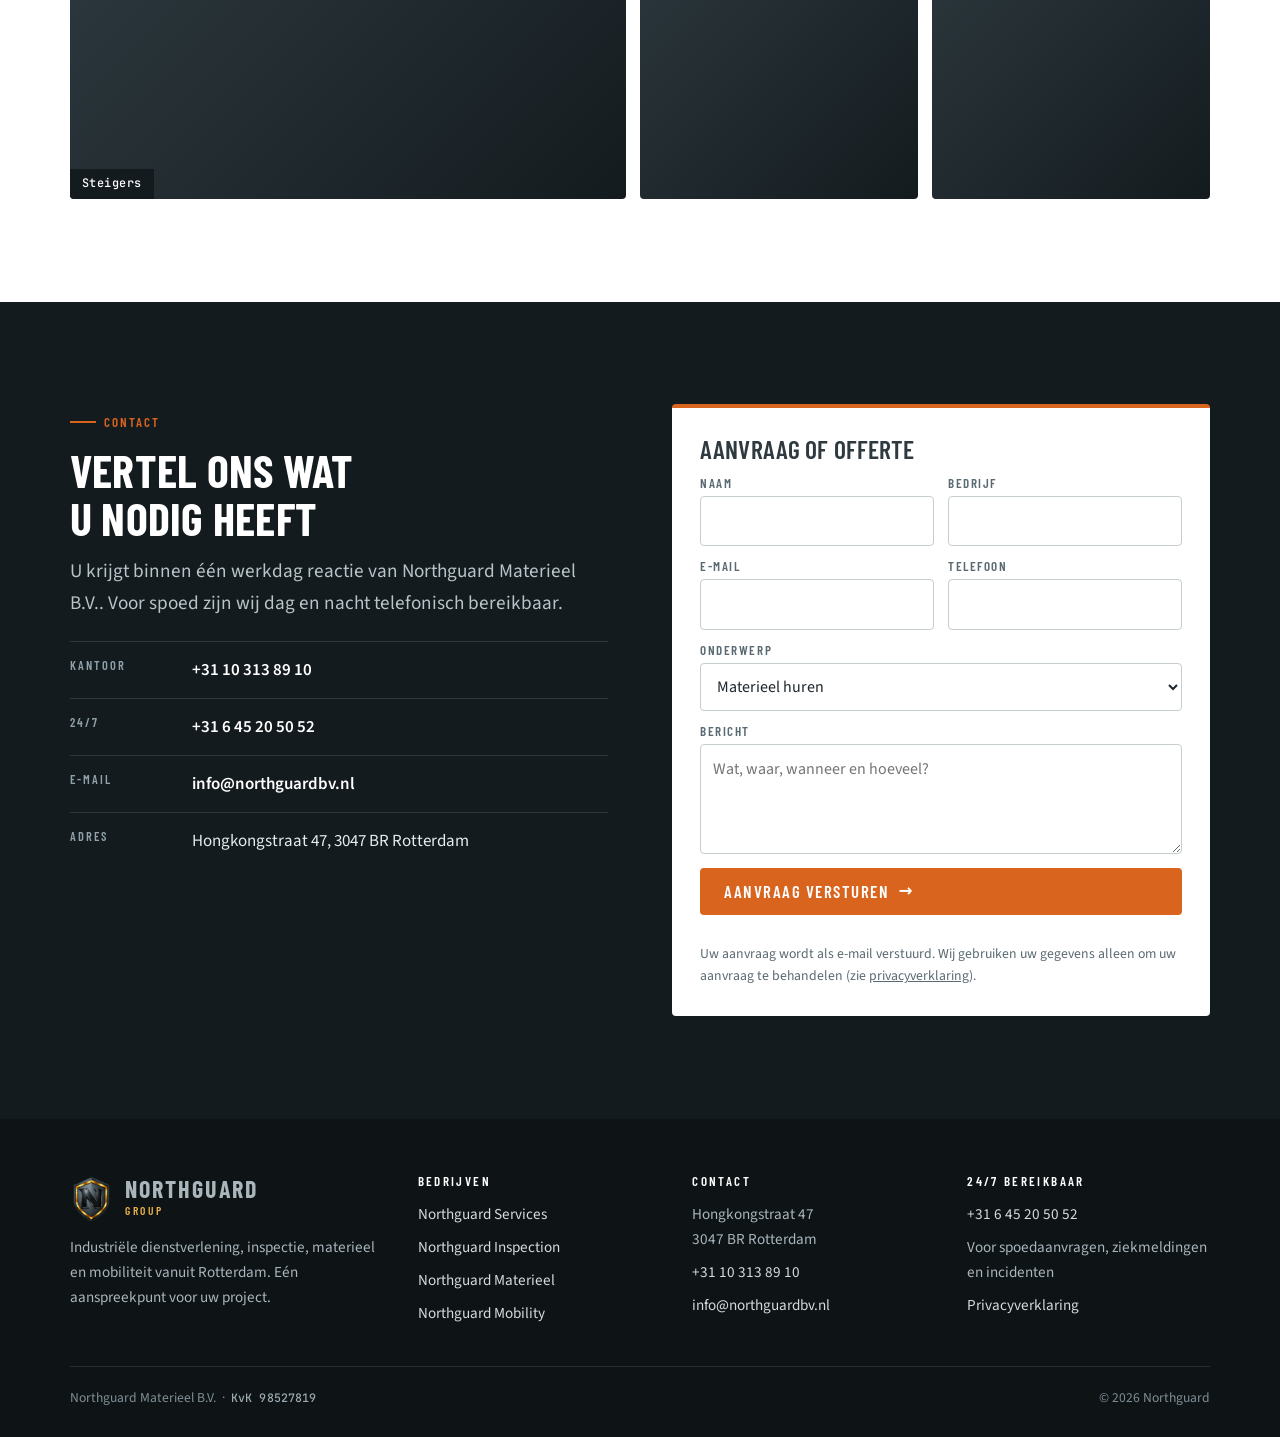
<file: materieel.html>
<!doctype html>
<html lang="nl">
<head>
<meta charset="utf-8">
<meta name="viewport" content="width=device-width, initial-scale=1, viewport-fit=cover">
<title>Northguard Materieel – Verhuur &amp; verkoop bouwmaterieel</title>
<meta name="description" content="Northguard Materieel B.V.: verhuur en in- en verkoop van materialen voor bouw en industrie, zoals steigers, afzetting, gereedschap en PBM.">
<link rel="canonical" href="https://www.northguardbv.nl/materieel.html">
<meta property="og:type" content="website">
<meta property="og:title" content="Northguard Materieel – Verhuur &amp; verkoop bouwmaterieel">
<meta property="og:description" content="Northguard Materieel B.V.: verhuur en in- en verkoop van materialen voor bouw en industrie, zoals steigers, afzetting, gereedschap en PBM.">
<meta property="og:url" content="https://www.northguardbv.nl/materieel.html">
<meta property="og:image" content="https://images.unsplash.com/photo-1758798349125-5c297b18b8b2?auto=format&fit=crop&w=1200&h=630&q=70">
<meta name="theme-color" content="#141B1F">
<link rel="icon" type="image/png" href="favicon.png">
<link rel="apple-touch-icon" href="apple-touch-icon.png">
<link rel="preload" href="barlow-condensed-latin-700-normal.woff2" as="font" type="font/woff2" crossorigin>
<link rel="stylesheet" href="style.css">
<script type="application/ld+json">{"@context": "https://schema.org", "@type": "Organization", "name": "Northguard Materieel B.V.", "url": "https://www.northguardbv.nl/materieel.html", "logo": "https://www.northguardbv.nl/logo.png", "email": "info@northguardbv.nl", "telephone": "+31 10 313 89 10", "address": {"@type": "PostalAddress", "streetAddress": "Hongkongstraat 47", "postalCode": "3047 BR", "addressLocality": "Rotterdam", "addressCountry": "NL"}}</script>
</head>
<body class="div-materieel">
<a class="skip" href="#main">Naar de inhoud</a>
<header class="site-header">
  <div class="wrap nav">
    <a class="brand" href="index.html" aria-label="Northguard – home">
      <img src="shield.png" alt="" width="41" height="44">
      <span class="brand-name">Northguard<small>Materieel</small></span>
    </a>
    <button class="menu-btn" aria-expanded="false" aria-controls="tabs">Menu</button>
    <ul class="tabs" id="tabs"><li><a class="t-services" href="services.html">Services</a></li><li><a class="t-inspection" href="inspection.html">Inspection</a></li><li><a class="t-materieel" href="materieel.html" aria-current="page">Materieel</a></li><li><a class="t-mobility" href="mobility.html">Mobility</a></li><li><a href="#contact">Contact</a></li></ul>
  </div>
</header>
<main id="main">
<section class="hero">
  <div class="photo"><img src="https://images.unsplash.com/photo-1758798349125-5c297b18b8b2?auto=format&fit=crop&w=2000&q=70" alt="Werklieden zetten steigers op tegen een blauwe lucht" fetchpriority="high" decoding="async" onerror="this.remove()"></div>
  <div class="wrap">
    <span class="eyebrow">Northguard Materieel</span>
    <h1>Het juiste <em>materieel</em>, op tijd op de bouwplaats</h1>
    <p class="lead">Verhuur en verkoop van materialen voor bouw en industrie. Gekeurd geleverd, met heldere afspraken over levering, gebruik en retour.</p>
    <div class="actions"><a class="btn btn-acc" href="#contact">Neem contact op <span class="arr">→</span></a><a class="btn btn-ghost" href="#assortiment">Assortiment</a></div>
  </div>
</section>
<dl class="plate"><div class="wrap"><div><dt>Bedrijf</dt><dd>Northguard Materieel B.V.</dd></div><div><dt>KvK-nummer</dt><dd>98527819</dd></div><div><dt>Activiteit</dt><dd>Verhuur, in- en verkoop</dd></div><div><dt>Levering</dt><dd>Op locatie of afhalen</dd></div></div></dl>
<section class="band paper" id="assortiment">
  <div class="wrap">
    <div class="head"><span class="eyebrow">Assortiment</span><h2>Huren of kopen</h2><p class="lead">Ons aanbod is afgestemd op werk in de bouw en de industrie. Staat wat u zoekt er niet bij? Vraag het ons; we regelen het.</p></div>
    <div class="grid "><article class="card"><span class="code">Huur & koop</span><h3>Steigers & klimmaterieel</h3><p>Voor veilig werken op hoogte.</p><ul><li>Rolsteigers</li><li>Ladders en trappen</li><li>Werkplatforms</li></ul></article><article class="card"><span class="code">Huur & koop</span><h3>Afzetting & signalering</h3><p>Voor een veilige en overzichtelijke werkplek.</p><ul><li>Bouwhekken en dranghekken</li><li>Afzetlint en kegels</li><li>Waarschuwingsborden</li></ul></article><article class="card"><span class="code">Huur & koop</span><h3>Gereedschap & machines</h3><p>Professioneel gereedschap voor bouw en onderhoud.</p><ul><li>Elektrisch handgereedschap</li><li>Slijp- en boormachines</li><li>Meet- en lasapparatuur</li></ul></article><article class="card"><span class="code">Koop</span><h3>PBM & veiligheidsmiddelen</h3><p>Persoonlijke beschermingsmiddelen voor uw team.</p><ul><li>Helmen, brillen en handschoenen</li><li>Gehoorbescherming</li><li>Werkkleding en vesten</li></ul></article><article class="card"><span class="code">Huur</span><h3>Verlichting & energie</h3><p>Voor werk in het donker of op locaties zonder stroom.</p><ul><li>Bouwlampen en lichtmasten</li><li>Aggregaten</li><li>Kabels en verdeelkasten</li></ul></article><article class="card"><span class="code">Huur & koop</span><h3>Bouw- en industriematerialen</h3><p>Verbruiksmaterialen en onderdelen op aanvraag.</p><ul><li>Bevestigingsmaterialen</li><li>Afdekmaterialen</li><li>Levering op projectbasis</li></ul></article></div>
  </div>
</section>
<section class="band">
  <div class="wrap">
    <div class="split"><figure class="figure"><img src="https://images.unsplash.com/photo-1694522362256-6c907336af43?auto=format&fit=crop&w=1200&q=70" alt="Man slijpt een stuk beton met een haakse slijper" loading="lazy" decoding="async" onerror="this.remove()"><figcaption>Gereedschap &amp; machines</figcaption></figure><div class="copy"><span class="eyebrow">Kwaliteit</span><h2>Gekeurd geleverd</h2><p>Verhuurmaterieel dat keuringsplichtig is, wordt gecontroleerd voordat het de deur uitgaat. Dat doen we samen met Northguard Inspection, zodat u bij elk item kunt zien wanneer het voor het laatst is gekeurd.</p><ul class="checks"><li>Keuringslabel op keuringsplichtig materieel</li><li>Controle bij retour</li><li>Vervanging bij defecten</li></ul></div></div>
  </div>
</section>
<section class="band paper">
  <div class="wrap">
    <div class="head"><span class="eyebrow">Werkwijze</span><h2>Van aanvraag tot retour</h2></div>
    <ol class="steps"><li><h3>Aanvraag</h3><p>U geeft door wat u nodig heeft, voor welke periode en op welke locatie.</p></li><li><h3>Offerte</h3><p>U ontvangt een duidelijke offerte met huurprijs, borg en leverkosten.</p></li><li><h3>Levering</h3><p>Wij leveren op locatie of u haalt het materieel af, gekeurd en gebruiksklaar.</p></li><li><h3>Retour</h3><p>Bij retour controleren we het materieel en ronden we de huur af.</p></li></ol>
  </div>
</section>
<section class="band">
  <div class="wrap strip">
    <figure class="figure"><img src="https://images.unsplash.com/photo-1762248576542-f98e883f3fbd?auto=format&fit=crop&w=1200&q=70" alt="Aluminium steigers tegen een blauwe lucht" loading="lazy" decoding="async" onerror="this.remove()"><figcaption>Steigers</figcaption></figure>
    <figure class="figure"><img src="https://images.unsplash.com/photo-1599707254554-027aeb4deacd?auto=format&fit=crop&w=1200&q=70" alt="Gele bouwkraan naast een gebouw" loading="lazy" decoding="async" onerror="this.remove()"></figure>
    <figure class="figure"><img src="https://images.unsplash.com/photo-1662309376159-b95fb193d96b?auto=format&fit=crop&w=1200&q=70" alt="Oranje helmen en gele veiligheidsvesten aan een wand" loading="lazy" decoding="async" onerror="this.remove()"></figure>
  </div>
</section>
<section class="band dark" id="contact">
  <div class="wrap cta">
    <div>
      <span class="eyebrow">Contact</span>
      <h2 style="margin-top:14px">Vertel ons wat u nodig heeft</h2>
      <p class="lead" style="margin-top:14px">U krijgt binnen één werkdag reactie van Northguard Materieel B.V.. Voor spoed zijn wij dag en nacht telefonisch bereikbaar.</p>
      <ul class="contact-list">
        <li><span>Kantoor</span><a href="tel:+31103138910">+31 10 313 89 10</a></li>
        <li><span>24/7</span><a href="tel:+31645205052">+31 6 45 20 50 52</a></li>
        <li><span>E-mail</span><a href="mailto:info@northguardbv.nl">info@northguardbv.nl</a></li>
        <li><span>Adres</span><div>Hongkongstraat 47, 3047 BR Rotterdam</div></li>
      </ul>
    </div>
    <form class="quote" id="quote" novalidate>
      <h3>Aanvraag of offerte</h3>
      <div class="row2">
        <div class="fld"><label for="naam">Naam</label><input id="naam" name="naam" autocomplete="name" required></div>
        <div class="fld"><label for="bedrijf">Bedrijf</label><input id="bedrijf" name="bedrijf" autocomplete="organization"></div>
      </div>
      <div class="row2">
        <div class="fld"><label for="email">E-mail</label><input id="email" name="email" type="email" autocomplete="email" required></div>
        <div class="fld"><label for="telefoon">Telefoon</label><input id="telefoon" name="telefoon" type="tel" autocomplete="tel"></div>
      </div>
      <div class="fld"><label for="onderwerp">Onderwerp</label><select id="onderwerp" name="onderwerp"><option>Materieel huren</option><option>Materieel kopen</option><option>Levering op locatie</option><option>Anders</option></select></div>
      <div class="fld"><label for="bericht">Bericht</label><textarea id="bericht" name="bericht" required placeholder="Wat, waar, wanneer en hoeveel?"></textarea></div>
      <button class="btn btn-acc" type="submit">Aanvraag versturen <span class="arr">→</span></button>
      <p class="form-msg" aria-live="polite"></p>
      <p class="form-note">Uw aanvraag wordt als e-mail verstuurd. Wij gebruiken uw gegevens alleen om uw aanvraag te behandelen (zie <a href="privacy.html">privacyverklaring</a>).</p>
    </form>
  </div>
</section>
</main>
<footer class="site-footer">
  <div class="wrap">
    <div class="fgrid">
      <div>
        <div class="fbrand"><img src="shield.png" alt="" width="43" height="46"><span class="brand-name">Northguard<small>Group</small></span></div>
        <p>Industriële dienstverlening, inspectie, materieel en mobiliteit vanuit Rotterdam. Eén aanspreekpunt voor uw project.</p>
      </div>
      <div><h4>Bedrijven</h4><ul><li><a href="services.html">Northguard Services</a></li><li><a href="inspection.html">Northguard Inspection</a></li><li><a href="materieel.html">Northguard Materieel</a></li><li><a href="mobility.html">Northguard Mobility</a></li></ul></div>
      <div><h4>Contact</h4><ul>
        <li>Hongkongstraat 47<br>3047 BR Rotterdam</li>
        <li><a href="tel:+31103138910">+31 10 313 89 10</a></li>
        <li><a href="mailto:info@northguardbv.nl">info@northguardbv.nl</a></li>
      </ul></div>
      <div><h4>24/7 bereikbaar</h4><ul>
        <li><a href="tel:+31645205052">+31 6 45 20 50 52</a></li>
        <li>Voor spoedaanvragen, ziekmeldingen en incidenten</li>
        <li><a href="privacy.html">Privacyverklaring</a></li>
      </ul></div>
    </div>
    <div class="legal"><span>Northguard Materieel B.V. &nbsp;·&nbsp; <span class="mono">KvK 98527819</span></span><span>© <span id="year">2026</span> Northguard</span></div>
  </div>
</footer>
<script src="main.js" defer></script>
</body>
</html>
</file>
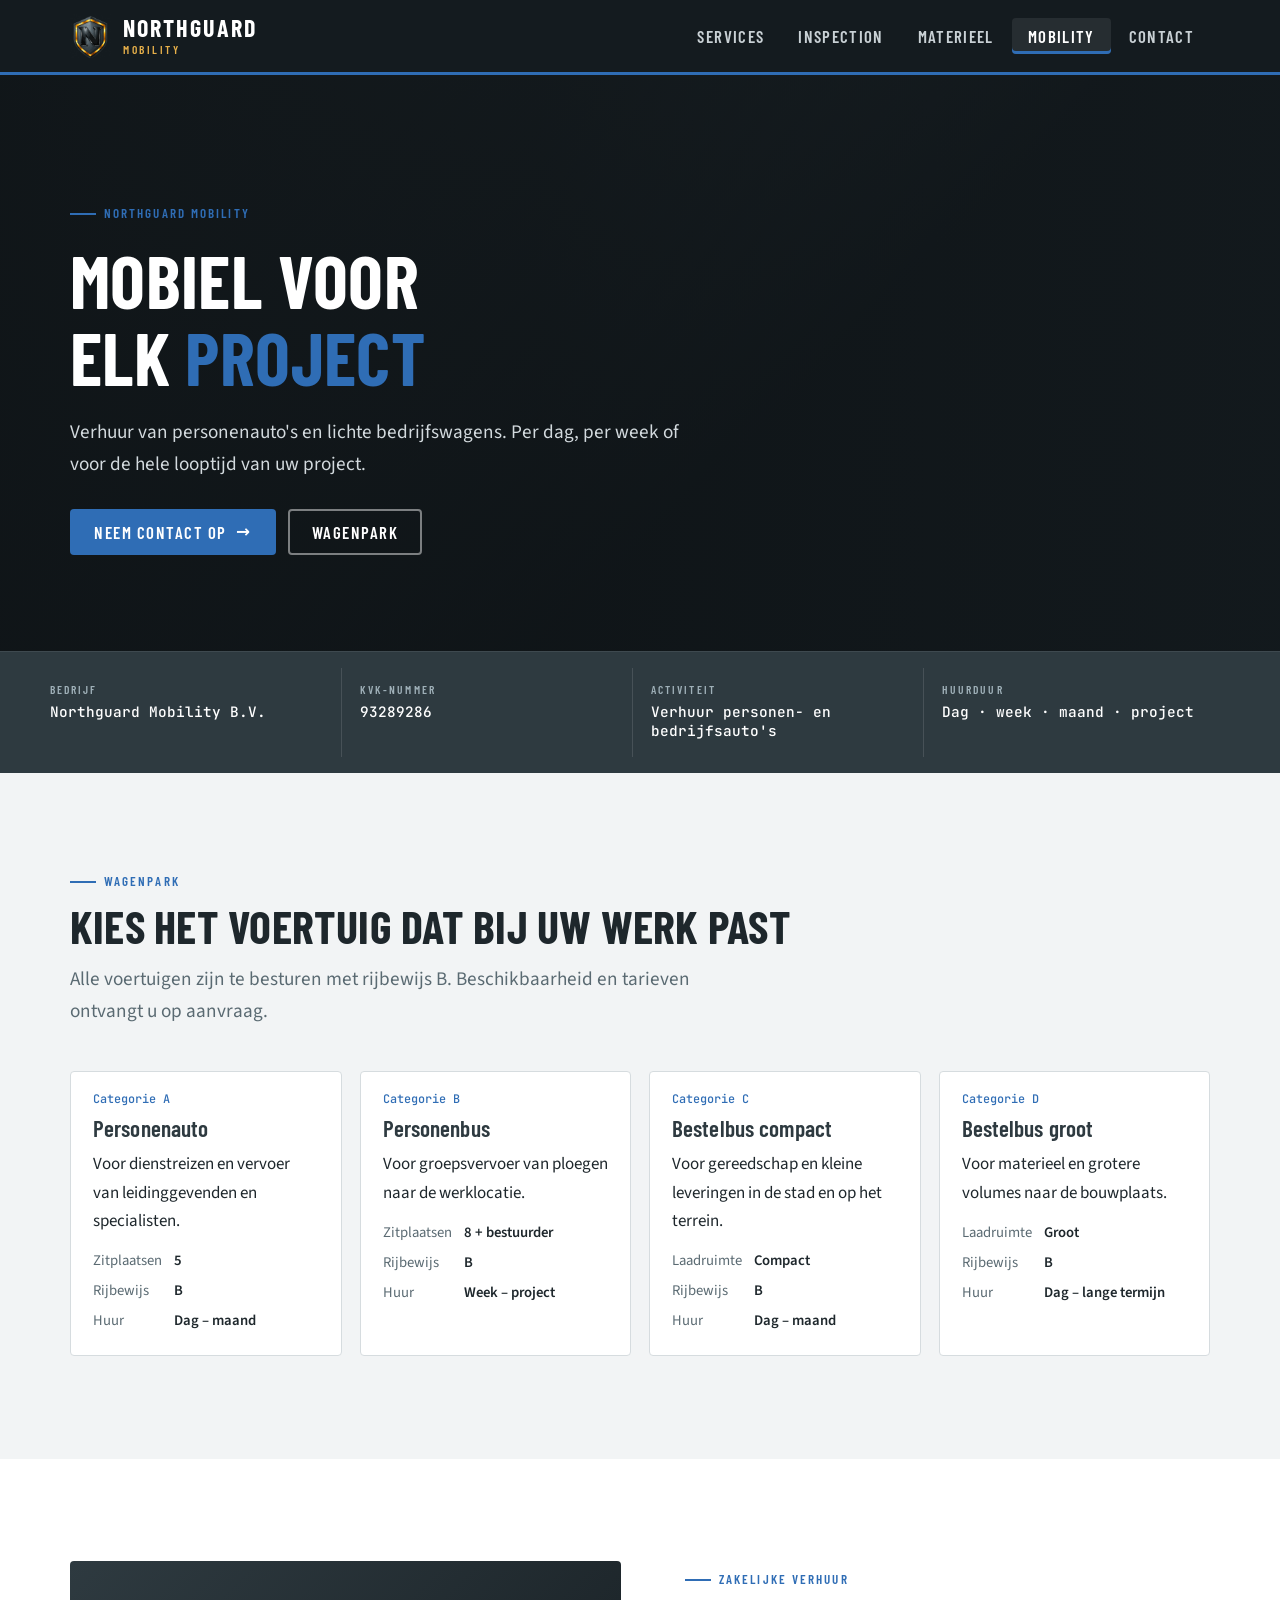
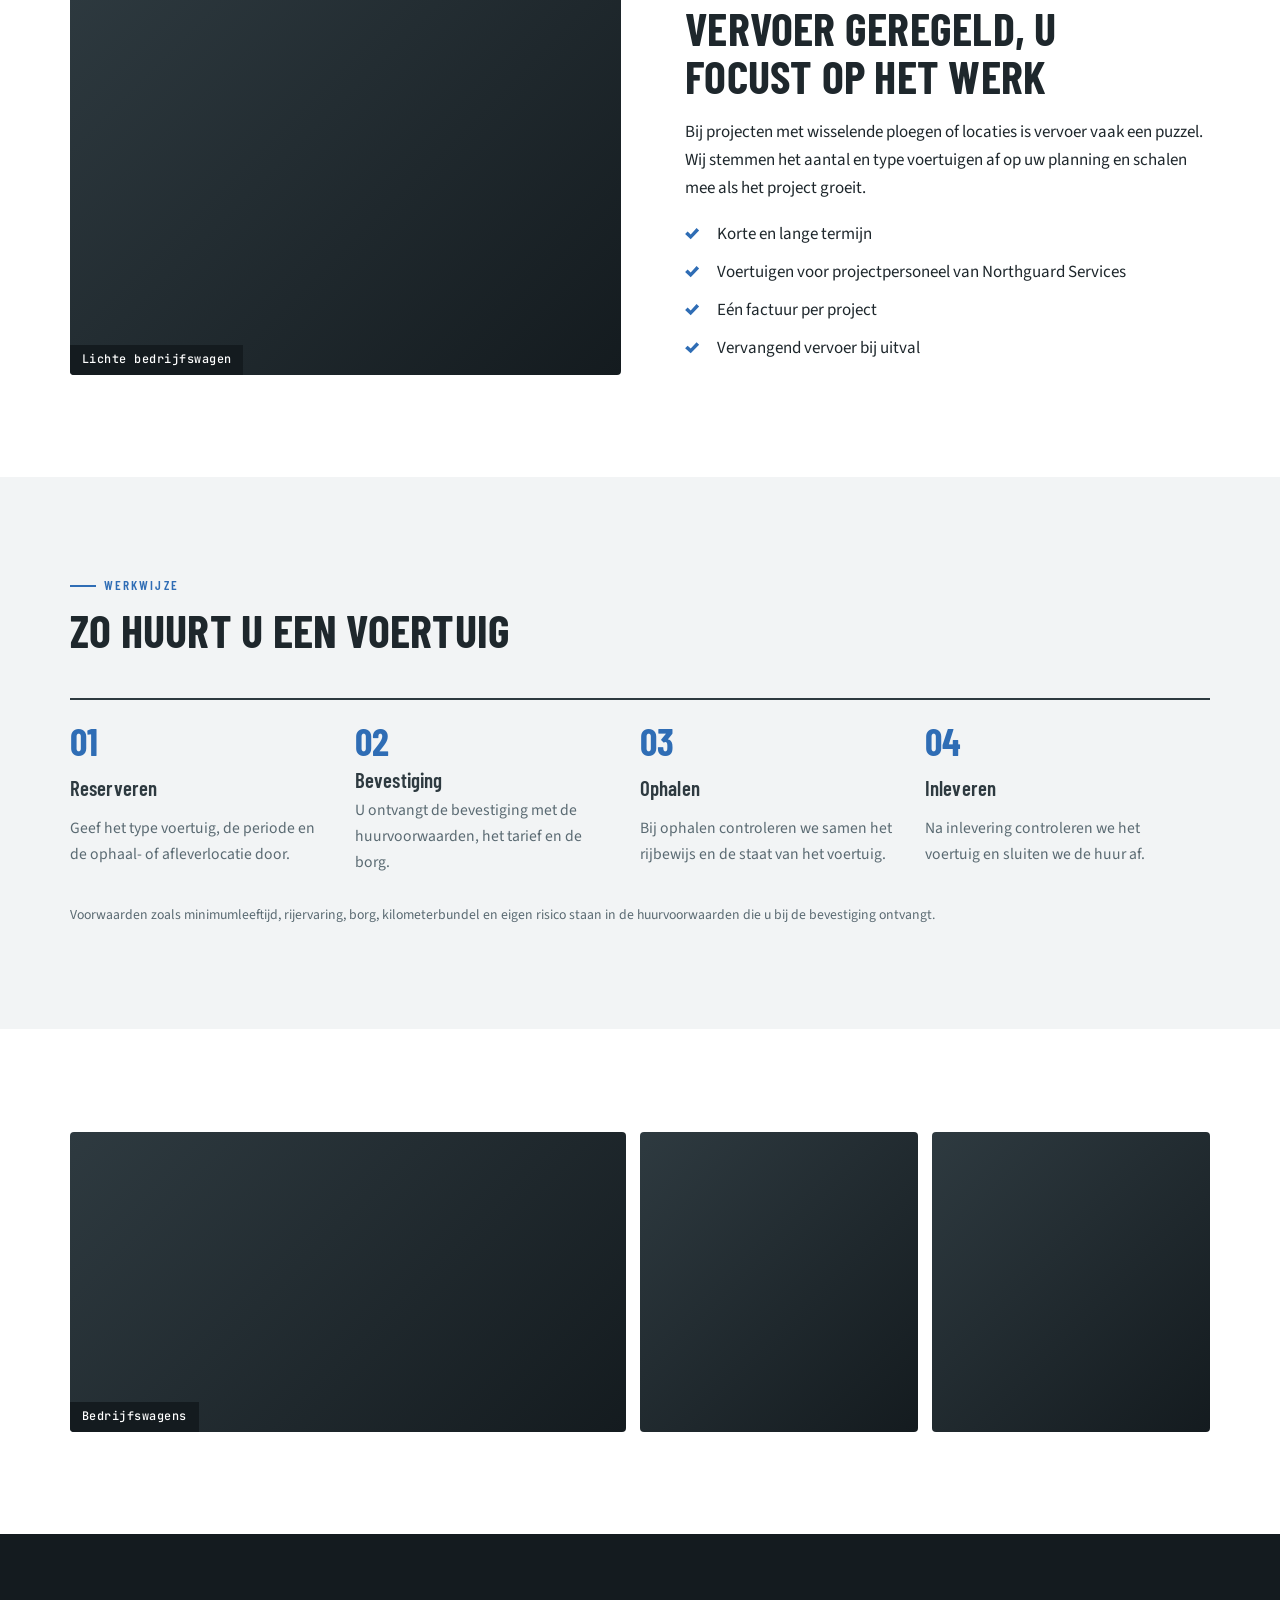
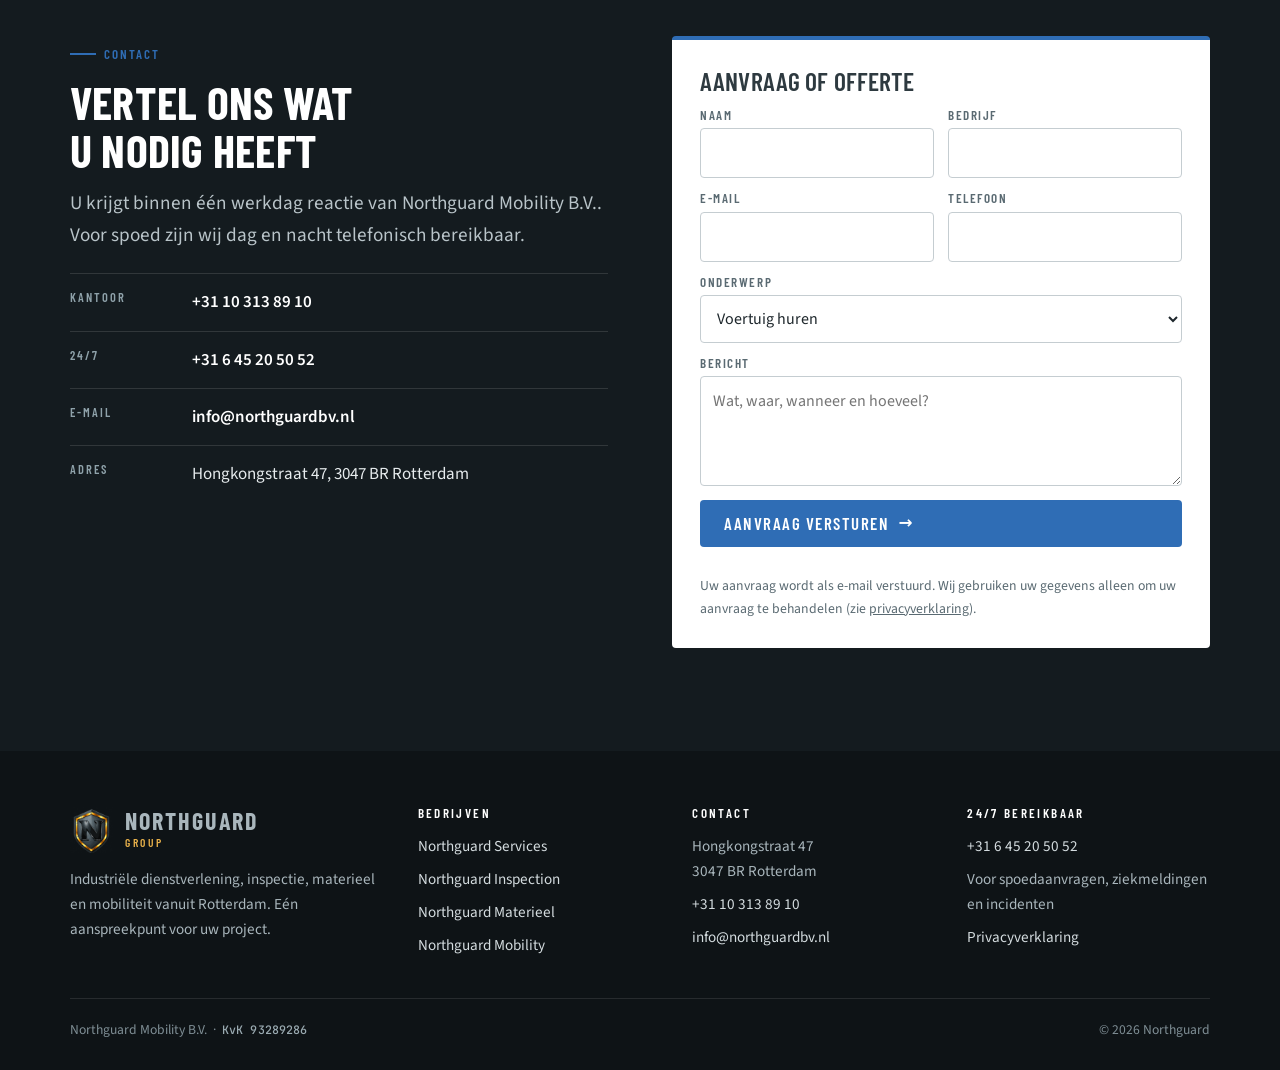
<file: mobility.html>
<!doctype html>
<html lang="nl">
<head>
<meta charset="utf-8">
<meta name="viewport" content="width=device-width, initial-scale=1, viewport-fit=cover">
<title>Northguard Mobility – Verhuur auto&#x27;s &amp; bedrijfswagens</title>
<meta name="description" content="Northguard Mobility B.V.: verhuur van personenauto&#x27;s, personenbussen en lichte bedrijfswagens per dag, week, maand of project.">
<link rel="canonical" href="https://www.northguardbv.nl/mobility.html">
<meta property="og:type" content="website">
<meta property="og:title" content="Northguard Mobility – Verhuur auto&#x27;s &amp; bedrijfswagens">
<meta property="og:description" content="Northguard Mobility B.V.: verhuur van personenauto&#x27;s, personenbussen en lichte bedrijfswagens per dag, week, maand of project.">
<meta property="og:url" content="https://www.northguardbv.nl/mobility.html">
<meta property="og:image" content="https://images.unsplash.com/photo-1587813369290-091c9d432daf?auto=format&fit=crop&w=1200&h=630&q=70">
<meta name="theme-color" content="#141B1F">
<link rel="icon" type="image/png" href="favicon.png">
<link rel="apple-touch-icon" href="apple-touch-icon.png">
<link rel="preload" href="barlow-condensed-latin-700-normal.woff2" as="font" type="font/woff2" crossorigin>
<link rel="stylesheet" href="style.css">
<script type="application/ld+json">{"@context": "https://schema.org", "@type": "Organization", "name": "Northguard Mobility B.V.", "url": "https://www.northguardbv.nl/mobility.html", "logo": "https://www.northguardbv.nl/logo.png", "email": "info@northguardbv.nl", "telephone": "+31 10 313 89 10", "address": {"@type": "PostalAddress", "streetAddress": "Hongkongstraat 47", "postalCode": "3047 BR", "addressLocality": "Rotterdam", "addressCountry": "NL"}}</script>
</head>
<body class="div-mobility">
<a class="skip" href="#main">Naar de inhoud</a>
<header class="site-header">
  <div class="wrap nav">
    <a class="brand" href="index.html" aria-label="Northguard – home">
      <img src="shield.png" alt="" width="41" height="44">
      <span class="brand-name">Northguard<small>Mobility</small></span>
    </a>
    <button class="menu-btn" aria-expanded="false" aria-controls="tabs">Menu</button>
    <ul class="tabs" id="tabs"><li><a class="t-services" href="services.html">Services</a></li><li><a class="t-inspection" href="inspection.html">Inspection</a></li><li><a class="t-materieel" href="materieel.html">Materieel</a></li><li><a class="t-mobility" href="mobility.html" aria-current="page">Mobility</a></li><li><a href="#contact">Contact</a></li></ul>
  </div>
</header>
<main id="main">
<section class="hero">
  <div class="photo"><img src="https://images.unsplash.com/photo-1587813369290-091c9d432daf?auto=format&fit=crop&w=2000&q=70" alt="Rij witte bestelbussen op een parkeerterrein" fetchpriority="high" decoding="async" onerror="this.remove()"></div>
  <div class="wrap">
    <span class="eyebrow">Northguard Mobility</span>
    <h1>Mobiel voor elk <em>project</em></h1>
    <p class="lead">Verhuur van personenauto's en lichte bedrijfswagens. Per dag, per week of voor de hele looptijd van uw project.</p>
    <div class="actions"><a class="btn btn-acc" href="#contact">Neem contact op <span class="arr">→</span></a><a class="btn btn-ghost" href="#wagenpark">Wagenpark</a></div>
  </div>
</section>
<dl class="plate"><div class="wrap"><div><dt>Bedrijf</dt><dd>Northguard Mobility B.V.</dd></div><div><dt>KvK-nummer</dt><dd>93289286</dd></div><div><dt>Activiteit</dt><dd>Verhuur personen- en bedrijfsauto's</dd></div><div><dt>Huurduur</dt><dd>Dag · week · maand · project</dd></div></div></dl>
<section class="band paper" id="wagenpark">
  <div class="wrap">
    <div class="head"><span class="eyebrow">Wagenpark</span><h2>Kies het voertuig dat bij uw werk past</h2><p class="lead">Alle voertuigen zijn te besturen met rijbewijs B. Beschikbaarheid en tarieven ontvangt u op aanvraag.</p></div>
    <div class="fleet"><article class="vclass"><span class="cat">Categorie A</span><h3>Personenauto</h3><p>Voor dienstreizen en vervoer van leidinggevenden en specialisten.</p><dl><dt>Zitplaatsen</dt><dd>5</dd><dt>Rijbewijs</dt><dd>B</dd><dt>Huur</dt><dd>Dag – maand</dd></dl></article><article class="vclass"><span class="cat">Categorie B</span><h3>Personenbus</h3><p>Voor groepsvervoer van ploegen naar de werklocatie.</p><dl><dt>Zitplaatsen</dt><dd>8 + bestuurder</dd><dt>Rijbewijs</dt><dd>B</dd><dt>Huur</dt><dd>Week – project</dd></dl></article><article class="vclass"><span class="cat">Categorie C</span><h3>Bestelbus compact</h3><p>Voor gereedschap en kleine leveringen in de stad en op het terrein.</p><dl><dt>Laadruimte</dt><dd>Compact</dd><dt>Rijbewijs</dt><dd>B</dd><dt>Huur</dt><dd>Dag – maand</dd></dl></article><article class="vclass"><span class="cat">Categorie D</span><h3>Bestelbus groot</h3><p>Voor materieel en grotere volumes naar de bouwplaats.</p><dl><dt>Laadruimte</dt><dd>Groot</dd><dt>Rijbewijs</dt><dd>B</dd><dt>Huur</dt><dd>Dag – lange termijn</dd></dl></article></div>
  </div>
</section>
<section class="band">
  <div class="wrap">
    <div class="split"><figure class="figure"><img src="https://images.unsplash.com/photo-1535655685871-dc8158ff167e?auto=format&fit=crop&w=1200&q=70" alt="Witte bestelbus op een open terrein" loading="lazy" decoding="async" onerror="this.remove()"><figcaption>Lichte bedrijfswagen</figcaption></figure><div class="copy"><span class="eyebrow">Zakelijke verhuur</span><h2>Vervoer geregeld, u focust op het werk</h2><p>Bij projecten met wisselende ploegen of locaties is vervoer vaak een puzzel. Wij stemmen het aantal en type voertuigen af op uw planning en schalen mee als het project groeit.</p><ul class="checks"><li>Korte en lange termijn</li><li>Voertuigen voor projectpersoneel van Northguard Services</li><li>Eén factuur per project</li><li>Vervangend vervoer bij uitval</li></ul></div></div>
  </div>
</section>
<section class="band paper">
  <div class="wrap">
    <div class="head"><span class="eyebrow">Werkwijze</span><h2>Zo huurt u een voertuig</h2></div>
    <ol class="steps"><li><h3>Reserveren</h3><p>Geef het type voertuig, de periode en de ophaal- of afleverlocatie door.</p></li><li><h3>Bevestiging</h3><p>U ontvangt de bevestiging met de huurvoorwaarden, het tarief en de borg.</p></li><li><h3>Ophalen</h3><p>Bij ophalen controleren we samen het rijbewijs en de staat van het voertuig.</p></li><li><h3>Inleveren</h3><p>Na inlevering controleren we het voertuig en sluiten we de huur af.</p></li></ol>
    <p class="form-note" style="margin-top:22px">Voorwaarden zoals minimumleeftijd, rijervaring, borg, kilometerbundel en eigen risico staan in de huurvoorwaarden die u bij de bevestiging ontvangt.</p>
  </div>
</section>
<section class="band">
  <div class="wrap strip">
    <figure class="figure"><img src="https://images.unsplash.com/photo-1624355761500-f00bb5cfb5a1?auto=format&fit=crop&w=1200&q=70" alt="Witte bestelbus op een betonnen weg" loading="lazy" decoding="async" onerror="this.remove()"><figcaption>Bedrijfswagens</figcaption></figure>
    <figure class="figure"><img src="https://images.unsplash.com/photo-1630165356623-266076eaceb6?auto=format&fit=crop&w=1200&q=70" alt="Rij geparkeerde personenauto&#x27;s" loading="lazy" decoding="async" onerror="this.remove()"></figure>
    <figure class="figure"><img src="https://images.unsplash.com/photo-1665521032636-e8d2f6927053?auto=format&fit=crop&w=1200&q=70" alt="Witte auto op de weg" loading="lazy" decoding="async" onerror="this.remove()"></figure>
  </div>
</section>
<section class="band dark" id="contact">
  <div class="wrap cta">
    <div>
      <span class="eyebrow">Contact</span>
      <h2 style="margin-top:14px">Vertel ons wat u nodig heeft</h2>
      <p class="lead" style="margin-top:14px">U krijgt binnen één werkdag reactie van Northguard Mobility B.V.. Voor spoed zijn wij dag en nacht telefonisch bereikbaar.</p>
      <ul class="contact-list">
        <li><span>Kantoor</span><a href="tel:+31103138910">+31 10 313 89 10</a></li>
        <li><span>24/7</span><a href="tel:+31645205052">+31 6 45 20 50 52</a></li>
        <li><span>E-mail</span><a href="mailto:info@northguardbv.nl">info@northguardbv.nl</a></li>
        <li><span>Adres</span><div>Hongkongstraat 47, 3047 BR Rotterdam</div></li>
      </ul>
    </div>
    <form class="quote" id="quote" novalidate>
      <h3>Aanvraag of offerte</h3>
      <div class="row2">
        <div class="fld"><label for="naam">Naam</label><input id="naam" name="naam" autocomplete="name" required></div>
        <div class="fld"><label for="bedrijf">Bedrijf</label><input id="bedrijf" name="bedrijf" autocomplete="organization"></div>
      </div>
      <div class="row2">
        <div class="fld"><label for="email">E-mail</label><input id="email" name="email" type="email" autocomplete="email" required></div>
        <div class="fld"><label for="telefoon">Telefoon</label><input id="telefoon" name="telefoon" type="tel" autocomplete="tel"></div>
      </div>
      <div class="fld"><label for="onderwerp">Onderwerp</label><select id="onderwerp" name="onderwerp"><option>Voertuig huren</option><option>Lange termijn / project</option><option>Anders</option></select></div>
      <div class="fld"><label for="bericht">Bericht</label><textarea id="bericht" name="bericht" required placeholder="Wat, waar, wanneer en hoeveel?"></textarea></div>
      <button class="btn btn-acc" type="submit">Aanvraag versturen <span class="arr">→</span></button>
      <p class="form-msg" aria-live="polite"></p>
      <p class="form-note">Uw aanvraag wordt als e-mail verstuurd. Wij gebruiken uw gegevens alleen om uw aanvraag te behandelen (zie <a href="privacy.html">privacyverklaring</a>).</p>
    </form>
  </div>
</section>
</main>
<footer class="site-footer">
  <div class="wrap">
    <div class="fgrid">
      <div>
        <div class="fbrand"><img src="shield.png" alt="" width="43" height="46"><span class="brand-name">Northguard<small>Group</small></span></div>
        <p>Industriële dienstverlening, inspectie, materieel en mobiliteit vanuit Rotterdam. Eén aanspreekpunt voor uw project.</p>
      </div>
      <div><h4>Bedrijven</h4><ul><li><a href="services.html">Northguard Services</a></li><li><a href="inspection.html">Northguard Inspection</a></li><li><a href="materieel.html">Northguard Materieel</a></li><li><a href="mobility.html">Northguard Mobility</a></li></ul></div>
      <div><h4>Contact</h4><ul>
        <li>Hongkongstraat 47<br>3047 BR Rotterdam</li>
        <li><a href="tel:+31103138910">+31 10 313 89 10</a></li>
        <li><a href="mailto:info@northguardbv.nl">info@northguardbv.nl</a></li>
      </ul></div>
      <div><h4>24/7 bereikbaar</h4><ul>
        <li><a href="tel:+31645205052">+31 6 45 20 50 52</a></li>
        <li>Voor spoedaanvragen, ziekmeldingen en incidenten</li>
        <li><a href="privacy.html">Privacyverklaring</a></li>
      </ul></div>
    </div>
    <div class="legal"><span>Northguard Mobility B.V. &nbsp;·&nbsp; <span class="mono">KvK 93289286</span></span><span>© <span id="year">2026</span> Northguard</span></div>
  </div>
</footer>
<script src="main.js" defer></script>
</body>
</html>
</file>
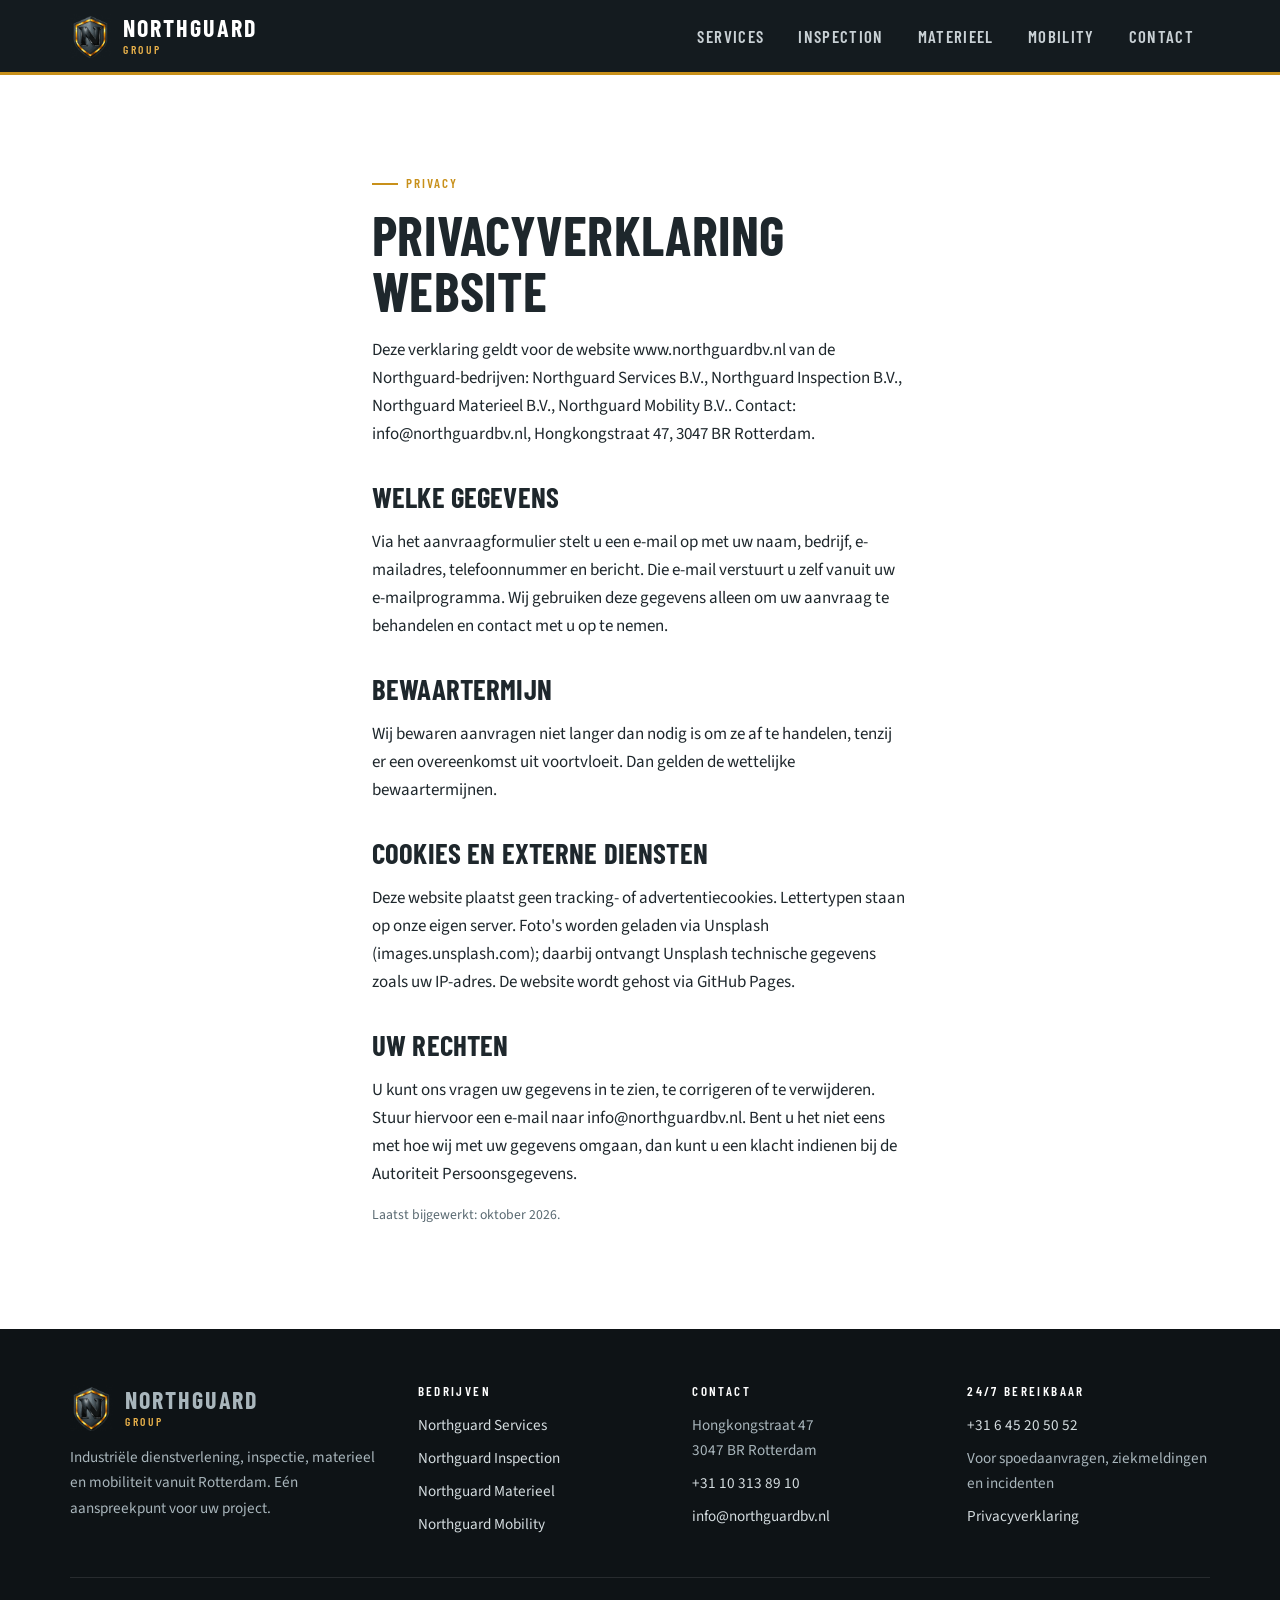
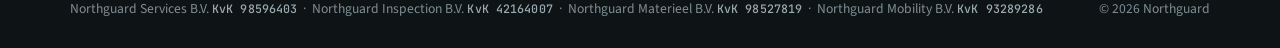
<file: privacy.html>
<!doctype html>
<html lang="nl">
<head>
<meta charset="utf-8">
<meta name="viewport" content="width=device-width, initial-scale=1, viewport-fit=cover">
<title>Privacyverklaring – Northguard</title>
<meta name="description" content="Privacyverklaring van de website van de Northguard-bedrijven.">
<link rel="canonical" href="https://www.northguardbv.nl/privacy.html">
<meta property="og:type" content="website">
<meta property="og:title" content="Privacyverklaring – Northguard">
<meta property="og:description" content="Privacyverklaring van de website van de Northguard-bedrijven.">
<meta property="og:url" content="https://www.northguardbv.nl/privacy.html">

<meta name="theme-color" content="#141B1F">
<link rel="icon" type="image/png" href="favicon.png">
<link rel="apple-touch-icon" href="apple-touch-icon.png">
<link rel="preload" href="barlow-condensed-latin-700-normal.woff2" as="font" type="font/woff2" crossorigin>
<link rel="stylesheet" href="style.css">
<script type="application/ld+json">{"@context": "https://schema.org", "@type": "Organization", "name": "Northguard", "url": "https://www.northguardbv.nl/privacy.html", "logo": "https://www.northguardbv.nl/logo.png", "email": "info@northguardbv.nl", "telephone": "+31 10 313 89 10", "address": {"@type": "PostalAddress", "streetAddress": "Hongkongstraat 47", "postalCode": "3047 BR", "addressLocality": "Rotterdam", "addressCountry": "NL"}}</script>
</head>
<body class="div-home">
<a class="skip" href="#main">Naar de inhoud</a>
<header class="site-header">
  <div class="wrap nav">
    <a class="brand" href="index.html" aria-label="Northguard – home">
      <img src="shield.png" alt="" width="41" height="44">
      <span class="brand-name">Northguard<small>Group</small></span>
    </a>
    <button class="menu-btn" aria-expanded="false" aria-controls="tabs">Menu</button>
    <ul class="tabs" id="tabs"><li><a class="t-services" href="services.html">Services</a></li><li><a class="t-inspection" href="inspection.html">Inspection</a></li><li><a class="t-materieel" href="materieel.html">Materieel</a></li><li><a class="t-mobility" href="mobility.html">Mobility</a></li><li><a href="index.html#contact">Contact</a></li></ul>
  </div>
</header>
<main id="main">
<section class="band">
  <div class="wrap prose">
    <span class="eyebrow">Privacy</span>
    <h1 style="font-size:clamp(2.2rem,5vw,3.4rem)">Privacyverklaring website</h1>
    <p>Deze verklaring geldt voor de website www.northguardbv.nl van de Northguard-bedrijven: Northguard Services B.V., Northguard Inspection B.V., Northguard Materieel B.V., Northguard Mobility B.V.. Contact: info@northguardbv.nl, Hongkongstraat 47, 3047 BR Rotterdam.</p>
    <h2>Welke gegevens</h2>
    <p>Via het aanvraagformulier stelt u een e-mail op met uw naam, bedrijf, e-mailadres, telefoonnummer en bericht. Die e-mail verstuurt u zelf vanuit uw e-mailprogramma. Wij gebruiken deze gegevens alleen om uw aanvraag te behandelen en contact met u op te nemen.</p>
    <h2>Bewaartermijn</h2>
    <p>Wij bewaren aanvragen niet langer dan nodig is om ze af te handelen, tenzij er een overeenkomst uit voortvloeit. Dan gelden de wettelijke bewaartermijnen.</p>
    <h2>Cookies en externe diensten</h2>
    <p>Deze website plaatst geen tracking- of advertentiecookies. Lettertypen staan op onze eigen server. Foto's worden geladen via Unsplash (images.unsplash.com); daarbij ontvangt Unsplash technische gegevens zoals uw IP-adres. De website wordt gehost via GitHub Pages.</p>
    <h2>Uw rechten</h2>
    <p>U kunt ons vragen uw gegevens in te zien, te corrigeren of te verwijderen. Stuur hiervoor een e-mail naar info@northguardbv.nl. Bent u het niet eens met hoe wij met uw gegevens omgaan, dan kunt u een klacht indienen bij de Autoriteit Persoonsgegevens.</p>
    <p class="form-note">Laatst bijgewerkt: oktober 2026.</p>
  </div>
</section>

</main>
<footer class="site-footer">
  <div class="wrap">
    <div class="fgrid">
      <div>
        <div class="fbrand"><img src="shield.png" alt="" width="43" height="46"><span class="brand-name">Northguard<small>Group</small></span></div>
        <p>Industriële dienstverlening, inspectie, materieel en mobiliteit vanuit Rotterdam. Eén aanspreekpunt voor uw project.</p>
      </div>
      <div><h4>Bedrijven</h4><ul><li><a href="services.html">Northguard Services</a></li><li><a href="inspection.html">Northguard Inspection</a></li><li><a href="materieel.html">Northguard Materieel</a></li><li><a href="mobility.html">Northguard Mobility</a></li></ul></div>
      <div><h4>Contact</h4><ul>
        <li>Hongkongstraat 47<br>3047 BR Rotterdam</li>
        <li><a href="tel:+31103138910">+31 10 313 89 10</a></li>
        <li><a href="mailto:info@northguardbv.nl">info@northguardbv.nl</a></li>
      </ul></div>
      <div><h4>24/7 bereikbaar</h4><ul>
        <li><a href="tel:+31645205052">+31 6 45 20 50 52</a></li>
        <li>Voor spoedaanvragen, ziekmeldingen en incidenten</li>
        <li><a href="privacy.html">Privacyverklaring</a></li>
      </ul></div>
    </div>
    <div class="legal"><span>Northguard Services B.V. <span class="mono">KvK 98596403</span> &nbsp;·&nbsp; Northguard Inspection B.V. <span class="mono">KvK 42164007</span> &nbsp;·&nbsp; Northguard Materieel B.V. <span class="mono">KvK 98527819</span> &nbsp;·&nbsp; Northguard Mobility B.V. <span class="mono">KvK 93289286</span></span><span>© <span id="year">2026</span> Northguard</span></div>
  </div>
</footer>
<script src="main.js" defer></script>
</body>
</html>
</file>
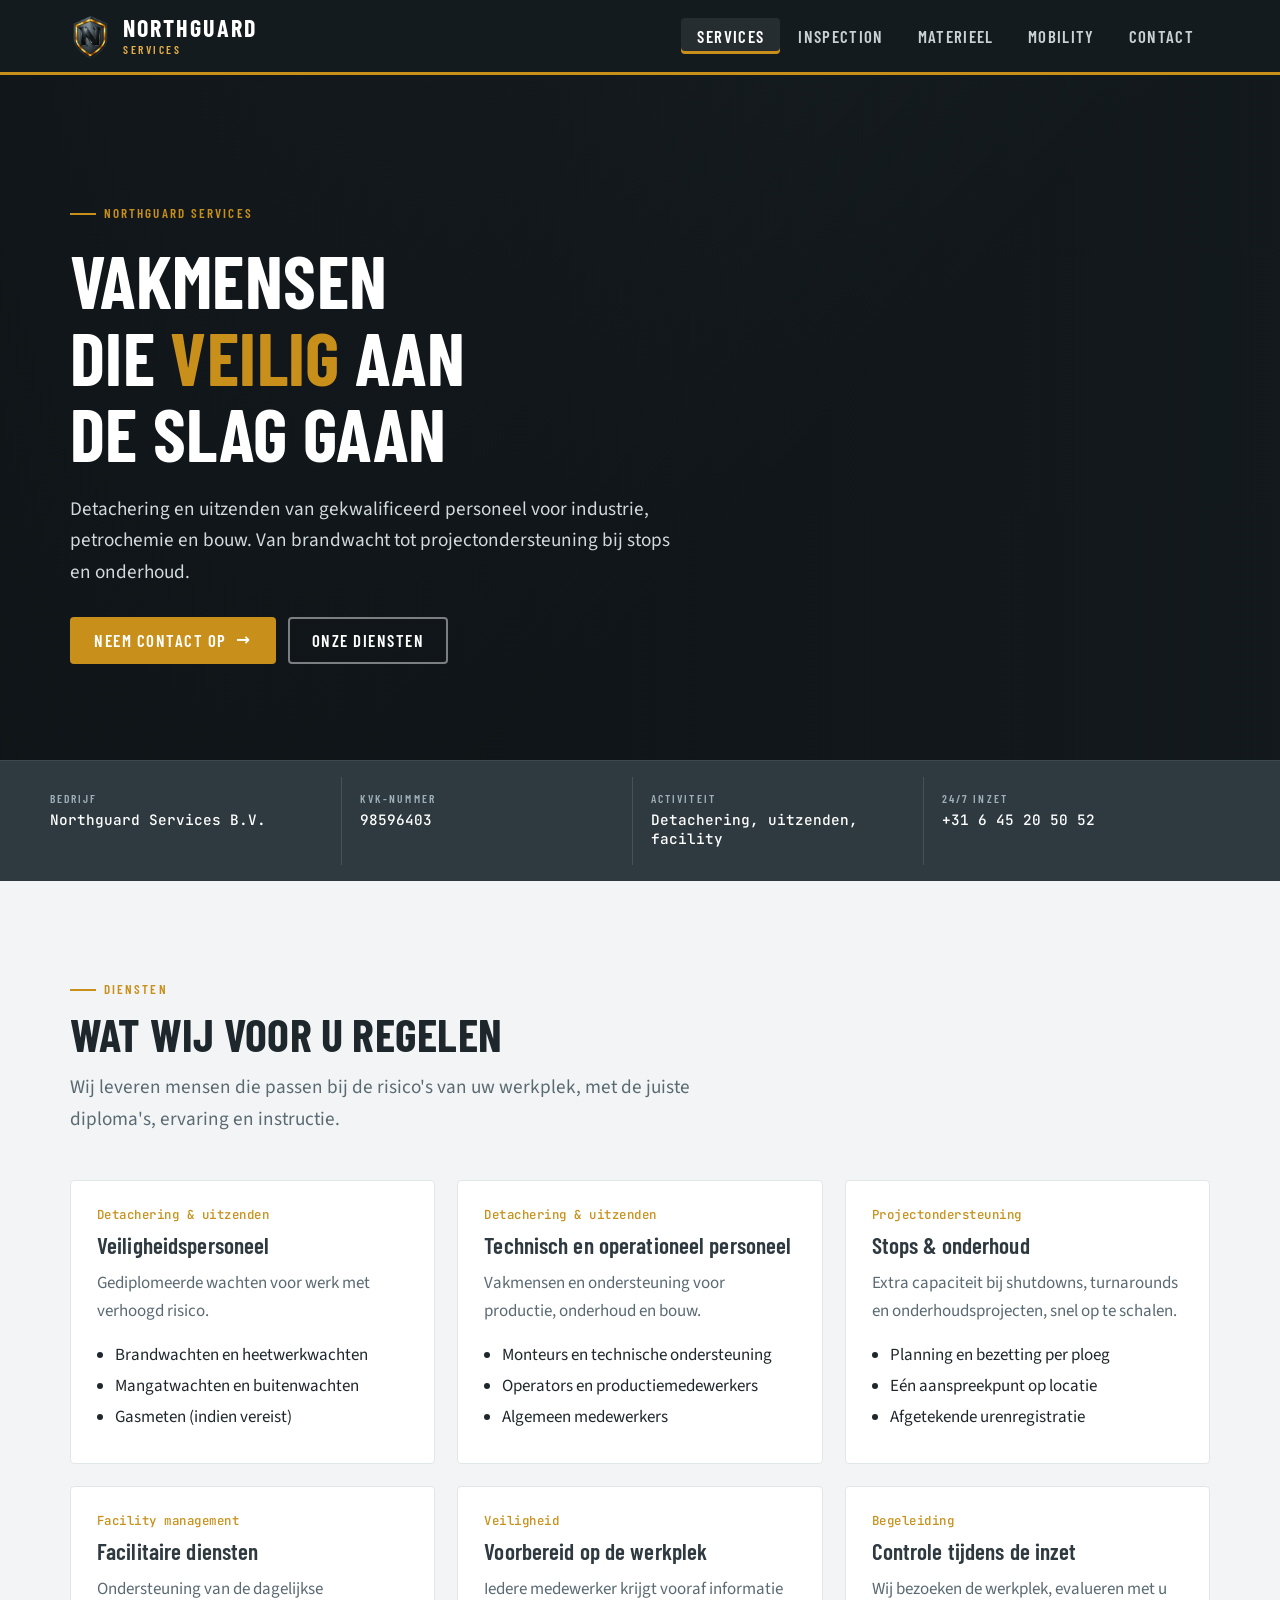
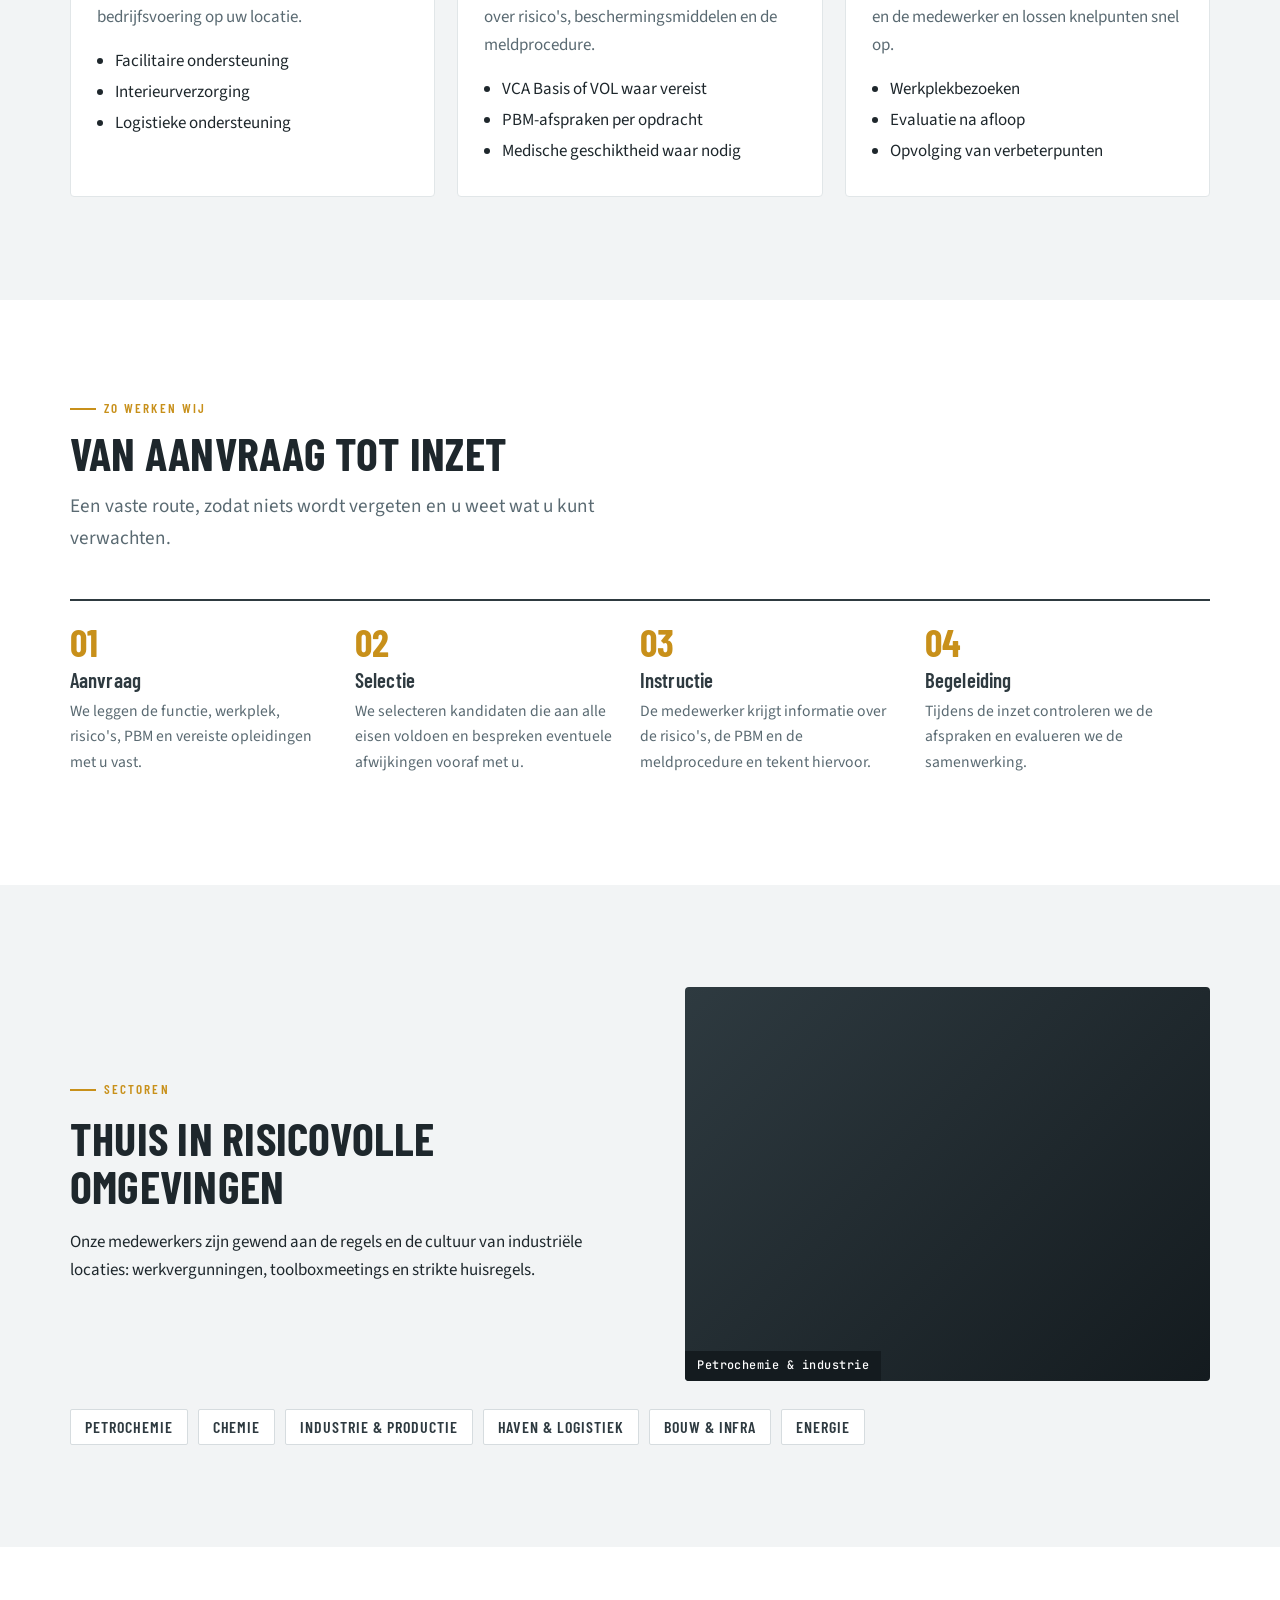
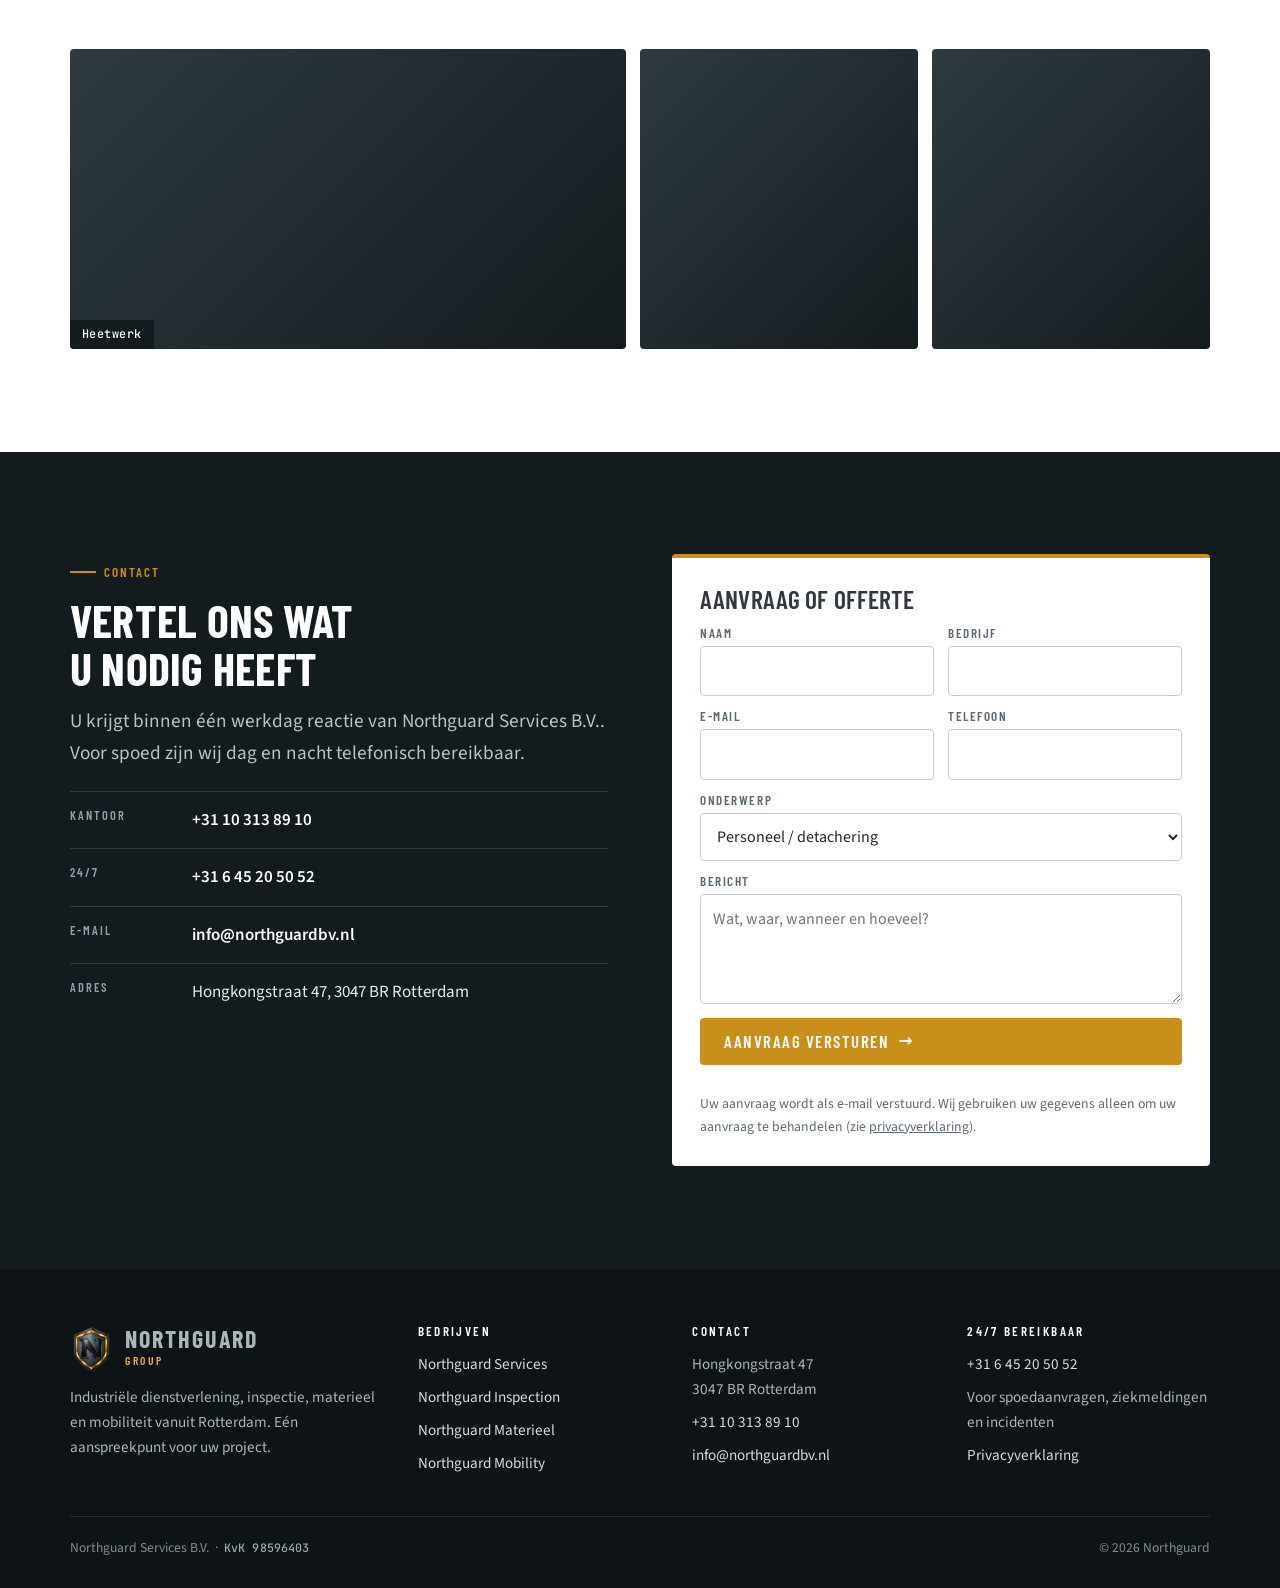
<file: services.html>
<!doctype html>
<html lang="nl">
<head>
<meta charset="utf-8">
<meta name="viewport" content="width=device-width, initial-scale=1, viewport-fit=cover">
<title>Northguard Services – Detachering &amp; projectondersteuning</title>
<meta name="description" content="Northguard Services B.V.: detachering en uitzenden van brandwachten, heetwerkwachten en technisch personeel, projectondersteuning en facility management.">
<link rel="canonical" href="https://www.northguardbv.nl/services.html">
<meta property="og:type" content="website">
<meta property="og:title" content="Northguard Services – Detachering &amp; projectondersteuning">
<meta property="og:description" content="Northguard Services B.V.: detachering en uitzenden van brandwachten, heetwerkwachten en technisch personeel, projectondersteuning en facility management.">
<meta property="og:url" content="https://www.northguardbv.nl/services.html">
<meta property="og:image" content="https://images.unsplash.com/photo-1760161306014-e2dcc13cbdf8?auto=format&fit=crop&w=1200&h=630&q=70">
<meta name="theme-color" content="#141B1F">
<link rel="icon" type="image/png" href="favicon.png">
<link rel="apple-touch-icon" href="apple-touch-icon.png">
<link rel="preload" href="barlow-condensed-latin-700-normal.woff2" as="font" type="font/woff2" crossorigin>
<link rel="stylesheet" href="style.css">
<script type="application/ld+json">{"@context": "https://schema.org", "@type": "Organization", "name": "Northguard Services B.V.", "url": "https://www.northguardbv.nl/services.html", "logo": "https://www.northguardbv.nl/logo.png", "email": "info@northguardbv.nl", "telephone": "+31 10 313 89 10", "address": {"@type": "PostalAddress", "streetAddress": "Hongkongstraat 47", "postalCode": "3047 BR", "addressLocality": "Rotterdam", "addressCountry": "NL"}}</script>
</head>
<body class="div-services">
<a class="skip" href="#main">Naar de inhoud</a>
<header class="site-header">
  <div class="wrap nav">
    <a class="brand" href="index.html" aria-label="Northguard – home">
      <img src="shield.png" alt="" width="41" height="44">
      <span class="brand-name">Northguard<small>Services</small></span>
    </a>
    <button class="menu-btn" aria-expanded="false" aria-controls="tabs">Menu</button>
    <ul class="tabs" id="tabs"><li><a class="t-services" href="services.html" aria-current="page">Services</a></li><li><a class="t-inspection" href="inspection.html">Inspection</a></li><li><a class="t-materieel" href="materieel.html">Materieel</a></li><li><a class="t-mobility" href="mobility.html">Mobility</a></li><li><a href="#contact">Contact</a></li></ul>
  </div>
</header>
<main id="main">
<section class="hero">
  <div class="photo"><img src="https://images.unsplash.com/photo-1760161306014-e2dcc13cbdf8?auto=format&fit=crop&w=2000&q=70" alt="Twee bouwvakkers met helm en veiligheidsvest op een bouwplaats" fetchpriority="high" decoding="async" onerror="this.remove()"></div>
  <div class="wrap">
    <span class="eyebrow">Northguard Services</span>
    <h1>Vakmensen die <em>veilig</em> aan de slag gaan</h1>
    <p class="lead">Detachering en uitzenden van gekwalificeerd personeel voor industrie, petrochemie en bouw. Van brandwacht tot projectondersteuning bij stops en onderhoud.</p>
    <div class="actions"><a class="btn btn-acc" href="#contact">Neem contact op <span class="arr">→</span></a><a class="btn btn-ghost" href="#diensten">Onze diensten</a></div>
  </div>
</section>
<dl class="plate"><div class="wrap"><div><dt>Bedrijf</dt><dd>Northguard Services B.V.</dd></div><div><dt>KvK-nummer</dt><dd>98596403</dd></div><div><dt>Activiteit</dt><dd>Detachering, uitzenden, facility</dd></div><div><dt>24/7 inzet</dt><dd>+31 6 45 20 50 52</dd></div></div></dl>
<section class="band paper" id="diensten">
  <div class="wrap">
    <div class="head"><span class="eyebrow">Diensten</span><h2>Wat wij voor u regelen</h2><p class="lead">Wij leveren mensen die passen bij de risico's van uw werkplek, met de juiste diploma's, ervaring en instructie.</p></div>
    <div class="grid "><article class="card"><span class="code">Detachering & uitzenden</span><h3>Veiligheidspersoneel</h3><p>Gediplomeerde wachten voor werk met verhoogd risico.</p><ul><li>Brandwachten en heetwerkwachten</li><li>Mangatwachten en buitenwachten</li><li>Gasmeten (indien vereist)</li></ul></article><article class="card"><span class="code">Detachering & uitzenden</span><h3>Technisch en operationeel personeel</h3><p>Vakmensen en ondersteuning voor productie, onderhoud en bouw.</p><ul><li>Monteurs en technische ondersteuning</li><li>Operators en productiemedewerkers</li><li>Algemeen medewerkers</li></ul></article><article class="card"><span class="code">Projectondersteuning</span><h3>Stops & onderhoud</h3><p>Extra capaciteit bij shutdowns, turnarounds en onderhoudsprojecten, snel op te schalen.</p><ul><li>Planning en bezetting per ploeg</li><li>Eén aanspreekpunt op locatie</li><li>Afgetekende urenregistratie</li></ul></article><article class="card"><span class="code">Facility management</span><h3>Facilitaire diensten</h3><p>Ondersteuning van de dagelijkse bedrijfsvoering op uw locatie.</p><ul><li>Facilitaire ondersteuning</li><li>Interieurverzorging</li><li>Logistieke ondersteuning</li></ul></article><article class="card"><span class="code">Veiligheid</span><h3>Voorbereid op de werkplek</h3><p>Iedere medewerker krijgt vooraf informatie over risico's, beschermingsmiddelen en de meldprocedure.</p><ul><li>VCA Basis of VOL waar vereist</li><li>PBM-afspraken per opdracht</li><li>Medische geschiktheid waar nodig</li></ul></article><article class="card"><span class="code">Begeleiding</span><h3>Controle tijdens de inzet</h3><p>Wij bezoeken de werkplek, evalueren met u en de medewerker en lossen knelpunten snel op.</p><ul><li>Werkplekbezoeken</li><li>Evaluatie na afloop</li><li>Opvolging van verbeterpunten</li></ul></article></div>
  </div>
</section>
<section class="band">
  <div class="wrap">
    <div class="head"><span class="eyebrow">Zo werken wij</span><h2>Van aanvraag tot inzet</h2><p class="lead">Een vaste route, zodat niets wordt vergeten en u weet wat u kunt verwachten.</p></div>
    <ol class="steps"><li><h3>Aanvraag</h3><p>We leggen de functie, werkplek, risico's, PBM en vereiste opleidingen met u vast.</p></li><li><h3>Selectie</h3><p>We selecteren kandidaten die aan alle eisen voldoen en bespreken eventuele afwijkingen vooraf met u.</p></li><li><h3>Instructie</h3><p>De medewerker krijgt informatie over de risico's, de PBM en de meldprocedure en tekent hiervoor.</p></li><li><h3>Begeleiding</h3><p>Tijdens de inzet controleren we de afspraken en evalueren we de samenwerking.</p></li></ol>
  </div>
</section>
<section class="band paper">
  <div class="wrap">
    <div class="split"><div class="copy"><span class="eyebrow">Sectoren</span><h2>Thuis in risicovolle omgevingen</h2><p>Onze medewerkers zijn gewend aan de regels en de cultuur van industriële locaties: werkvergunningen, toolboxmeetings en strikte huisregels.</p></div><figure class="figure"><img src="https://images.unsplash.com/photo-1787668803983-bc4fb4516a89?auto=format&fit=crop&w=1200&q=70" alt="Raffinaderij aan een rivier onder een bewolkte lucht" loading="lazy" decoding="async" onerror="this.remove()"><figcaption>Petrochemie &amp; industrie</figcaption></figure></div>
    <ul class="chips" style="margin-top:28px"><li>Petrochemie</li><li>Chemie</li><li>Industrie & productie</li><li>Haven & logistiek</li><li>Bouw & infra</li><li>Energie</li></ul>
  </div>
</section>
<section class="band">
  <div class="wrap strip">
    <figure class="figure"><img src="https://images.unsplash.com/photo-1455165814004-1126a7199f9b?auto=format&fit=crop&w=1200&q=70" alt="Lasser met beschermkap en handschoenen bij rondvliegende vonken" loading="lazy" decoding="async" onerror="this.remove()"><figcaption>Heetwerk</figcaption></figure>
    <figure class="figure"><img src="https://images.unsplash.com/photo-1735494032948-14ef288fc9d3?auto=format&fit=crop&w=1200&q=70" alt="Medewerker met helm in een fabriekshal" loading="lazy" decoding="async" onerror="this.remove()"></figure>
    <figure class="figure"><img src="https://images.unsplash.com/photo-1582489853490-cd3a53eb4530?auto=format&fit=crop&w=1200&q=70" alt="Witte veiligheidshelm aan een haak in een industriële hal" loading="lazy" decoding="async" onerror="this.remove()"></figure>
  </div>
</section>
<section class="band dark" id="contact">
  <div class="wrap cta">
    <div>
      <span class="eyebrow">Contact</span>
      <h2 style="margin-top:14px">Vertel ons wat u nodig heeft</h2>
      <p class="lead" style="margin-top:14px">U krijgt binnen één werkdag reactie van Northguard Services B.V.. Voor spoed zijn wij dag en nacht telefonisch bereikbaar.</p>
      <ul class="contact-list">
        <li><span>Kantoor</span><a href="tel:+31103138910">+31 10 313 89 10</a></li>
        <li><span>24/7</span><a href="tel:+31645205052">+31 6 45 20 50 52</a></li>
        <li><span>E-mail</span><a href="mailto:info@northguardbv.nl">info@northguardbv.nl</a></li>
        <li><span>Adres</span><div>Hongkongstraat 47, 3047 BR Rotterdam</div></li>
      </ul>
    </div>
    <form class="quote" id="quote" novalidate>
      <h3>Aanvraag of offerte</h3>
      <div class="row2">
        <div class="fld"><label for="naam">Naam</label><input id="naam" name="naam" autocomplete="name" required></div>
        <div class="fld"><label for="bedrijf">Bedrijf</label><input id="bedrijf" name="bedrijf" autocomplete="organization"></div>
      </div>
      <div class="row2">
        <div class="fld"><label for="email">E-mail</label><input id="email" name="email" type="email" autocomplete="email" required></div>
        <div class="fld"><label for="telefoon">Telefoon</label><input id="telefoon" name="telefoon" type="tel" autocomplete="tel"></div>
      </div>
      <div class="fld"><label for="onderwerp">Onderwerp</label><select id="onderwerp" name="onderwerp"><option>Personeel / detachering</option><option>Projectondersteuning (stop/onderhoud)</option><option>Facility management</option><option>Anders</option></select></div>
      <div class="fld"><label for="bericht">Bericht</label><textarea id="bericht" name="bericht" required placeholder="Wat, waar, wanneer en hoeveel?"></textarea></div>
      <button class="btn btn-acc" type="submit">Aanvraag versturen <span class="arr">→</span></button>
      <p class="form-msg" aria-live="polite"></p>
      <p class="form-note">Uw aanvraag wordt als e-mail verstuurd. Wij gebruiken uw gegevens alleen om uw aanvraag te behandelen (zie <a href="privacy.html">privacyverklaring</a>).</p>
    </form>
  </div>
</section>
</main>
<footer class="site-footer">
  <div class="wrap">
    <div class="fgrid">
      <div>
        <div class="fbrand"><img src="shield.png" alt="" width="43" height="46"><span class="brand-name">Northguard<small>Group</small></span></div>
        <p>Industriële dienstverlening, inspectie, materieel en mobiliteit vanuit Rotterdam. Eén aanspreekpunt voor uw project.</p>
      </div>
      <div><h4>Bedrijven</h4><ul><li><a href="services.html">Northguard Services</a></li><li><a href="inspection.html">Northguard Inspection</a></li><li><a href="materieel.html">Northguard Materieel</a></li><li><a href="mobility.html">Northguard Mobility</a></li></ul></div>
      <div><h4>Contact</h4><ul>
        <li>Hongkongstraat 47<br>3047 BR Rotterdam</li>
        <li><a href="tel:+31103138910">+31 10 313 89 10</a></li>
        <li><a href="mailto:info@northguardbv.nl">info@northguardbv.nl</a></li>
      </ul></div>
      <div><h4>24/7 bereikbaar</h4><ul>
        <li><a href="tel:+31645205052">+31 6 45 20 50 52</a></li>
        <li>Voor spoedaanvragen, ziekmeldingen en incidenten</li>
        <li><a href="privacy.html">Privacyverklaring</a></li>
      </ul></div>
    </div>
    <div class="legal"><span>Northguard Services B.V. &nbsp;·&nbsp; <span class="mono">KvK 98596403</span></span><span>© <span id="year">2026</span> Northguard</span></div>
  </div>
</footer>
<script src="main.js" defer></script>
</body>
</html>
</file>
<file: style.css>
/* Northguard — industrial nameplate system.
   Layout: dark sticky header, full-bleed photo heroes with a "typeplaat" (nameplate) strip,
   alternating paper/white bands, one dark CTA band per page. Each division sets --acc. */

@font-face { font-family: "Barlow Condensed"; font-weight: 500; font-display: swap; src: url("barlow-condensed-latin-500-normal.woff2") format("woff2"); }
@font-face { font-family: "Barlow Condensed"; font-weight: 600; font-display: swap; src: url("barlow-condensed-latin-600-normal.woff2") format("woff2"); }
@font-face { font-family: "Barlow Condensed"; font-weight: 700; font-display: swap; src: url("barlow-condensed-latin-700-normal.woff2") format("woff2"); }
@font-face { font-family: "Source Sans 3"; font-weight: 400; font-display: swap; src: url("source-sans-3-latin-400-normal.woff2") format("woff2"); }
@font-face { font-family: "Source Sans 3"; font-weight: 600; font-display: swap; src: url("source-sans-3-latin-600-normal.woff2") format("woff2"); }
@font-face { font-family: "Source Sans 3"; font-weight: 700; font-display: swap; src: url("source-sans-3-latin-700-normal.woff2") format("woff2"); }
@font-face { font-family: "JetBrains Mono"; font-weight: 500; font-display: swap; src: url("jetbrains-mono-latin-500-normal.woff2") format("woff2"); }

:root {
  --ink: #141B1F;        /* header, dark bands */
  --slate: #2E3A40;      /* brand slate */
  --steel: #5A6A72;      /* secondary text */
  --line: #D6DCDF;       /* hairlines */
  --paper: #F2F4F5;      /* alternating band */
  --white: #FFFFFF;
  --text: #1E272C;
  --gold: #C8901A;       /* brand accent */
  --gold-lt: #E7B04A;
  --acc: var(--gold);    /* division accent, overridden per page */
  --acc-ink: #FFFFFF;

  --f-display: "Barlow Condensed", "Arial Narrow", "Roboto Condensed", sans-serif;
  --f-body: "Source Sans 3", "Segoe UI", system-ui, -apple-system, sans-serif;
  --f-mono: "JetBrains Mono", ui-monospace, "SFMono-Regular", Menlo, Consolas, monospace;

  --wrap: 1180px;
  --gut: max(20px, env(safe-area-inset-left, 0px));
  --gut-r: max(20px, env(safe-area-inset-right, 0px));
  --radius: 4px;
  --shadow: 0 1px 2px rgba(20, 27, 31, .06), 0 8px 24px rgba(20, 27, 31, .08);
  color-scheme: light;
}
body.div-services   { --acc: #C8901A; }
body.div-inspection { --acc: #1E8A6E; }
body.div-materieel  { --acc: #D8641E; }
body.div-mobility   { --acc: #2F6DB5; }

*, *::before, *::after { box-sizing: border-box; }
html { scroll-behavior: smooth; -webkit-text-size-adjust: 100%; }
@media (prefers-reduced-motion: reduce) { html { scroll-behavior: auto; } *, *::before, *::after { transition: none !important; animation: none !important; } }
body { margin: 0; background: var(--white); color: var(--text); font: 400 1.0625rem/1.65 var(--f-body); }
img { max-width: 100%; display: block; }
a { color: inherit; }
:focus-visible { outline: 3px solid var(--acc); outline-offset: 2px; }
h1, h2, h3, h4 { font-family: var(--f-display); font-weight: 700; line-height: 1.04; margin: 0; text-wrap: balance; letter-spacing: .005em; }
h1 { font-size: clamp(2.6rem, 6vw, 4.6rem); text-transform: uppercase; }
h2 { font-size: clamp(2rem, 3.6vw, 2.9rem); text-transform: uppercase; }
h3 { font-size: 1.45rem; font-weight: 600; }
p { margin: 0; }
.wrap { max-width: var(--wrap); margin-inline: auto; padding-left: var(--gut); padding-right: var(--gut-r); }
.eyebrow { font: 600 .82rem/1 var(--f-display); letter-spacing: .16em; text-transform: uppercase; color: var(--acc); display: inline-flex; align-items: center; gap: .6em; }
.eyebrow::before { content: ""; width: 26px; height: 2px; background: currentColor; }
.lead { font-size: 1.2rem; color: var(--steel); max-width: 62ch; }
.mono { font-family: var(--f-mono); font-size: .86em; letter-spacing: .01em; }
.skip { position: absolute; left: -999px; top: 8px; background: var(--white); padding: 8px 12px; z-index: 100; }
.skip:focus { left: 8px; }

/* ---------- Header ---------- */
body::before { content: ""; position: fixed; inset: 0 0 auto; height: env(safe-area-inset-top, 0px); background: var(--ink); z-index: 60; }
.site-header { position: sticky; top: env(safe-area-inset-top, 0px); z-index: 50; background: var(--ink); color: #E8ECEE; border-bottom: 3px solid var(--acc); }
.nav { display: flex; align-items: center; gap: 24px; min-height: 72px; }
.brand { display: flex; align-items: center; gap: 12px; text-decoration: none; color: #fff; flex-shrink: 0; }
.brand img { height: 44px; width: auto; }
.brand-name { font: 700 1.5rem/1 var(--f-display); letter-spacing: .08em; text-transform: uppercase; }
.brand-name small { display: block; font: 600 .72rem/1.2 var(--f-display); letter-spacing: .22em; color: var(--gold-lt); margin-top: 3px; }
.tabs { display: flex; gap: 2px; margin-left: auto; list-style: none; padding: 0; margin-block: 0; }
.tabs a { display: block; padding: 10px 16px; text-decoration: none; font: 600 1.05rem/1 var(--f-display); letter-spacing: .08em; text-transform: uppercase; color: #C9D1D5; border-radius: var(--radius); transition: background .15s, color .15s; }
.tabs a:hover { background: rgba(255, 255, 255, .07); color: #fff; }
.tabs a[aria-current="page"] { color: #fff; background: rgba(255, 255, 255, .08); box-shadow: inset 0 -3px 0 var(--tab-acc, var(--gold)); }
.tabs .t-services { --tab-acc: #C8901A; } .tabs .t-inspection { --tab-acc: #1E8A6E; } .tabs .t-materieel { --tab-acc: #D8641E; } .tabs .t-mobility { --tab-acc: #2F6DB5; }
.nav-cta { flex-shrink: 0; }
.menu-btn { display: none; margin-left: auto; background: none; border: 1px solid rgba(255, 255, 255, .25); color: #fff; border-radius: var(--radius); padding: 9px 12px; font: 600 1rem/1 var(--f-display); letter-spacing: .1em; text-transform: uppercase; cursor: pointer; }

.btn { display: inline-flex; align-items: center; gap: .55em; padding: 13px 22px; border-radius: var(--radius); font: 600 1.05rem/1 var(--f-display); letter-spacing: .09em; text-transform: uppercase; text-decoration: none; border: 2px solid transparent; cursor: pointer; transition: transform .15s, background .15s, border-color .15s; }
.btn:hover { transform: translateY(-1px); }
.btn-acc { background: var(--acc); color: var(--acc-ink); }
.btn-acc:hover { filter: brightness(1.06); }
.btn-ghost { border-color: rgba(255, 255, 255, .45); color: #fff; }
.btn-ghost:hover { border-color: #fff; }
.btn-line { border-color: var(--slate); color: var(--slate); }
.btn .arr { font-family: var(--f-body); font-weight: 700; }

/* ---------- Hero ---------- */
.hero { position: relative; color: #fff; background: var(--ink); isolation: isolate; overflow: hidden; }
.hero .photo { position: absolute; inset: 0; z-index: -2; background: linear-gradient(135deg, #2E3A40, #141B1F 60%), var(--ink); }
.hero .photo img { width: 100%; height: 100%; object-fit: cover; }
.hero::after { content: ""; position: absolute; inset: 0; z-index: -1; background: linear-gradient(90deg, rgba(14, 19, 22, .92) 0%, rgba(14, 19, 22, .78) 42%, rgba(14, 19, 22, .25) 100%); }
.hero .wrap { padding-block: clamp(72px, 11vw, 132px) clamp(56px, 8vw, 96px); display: grid; gap: 22px; }
.hero .eyebrow { color: var(--acc); }
.hero h1 { max-width: 15ch; }
.hero h1 em { font-style: normal; color: var(--acc); }
.hero .lead { color: #D3DADE; }
.hero .actions { display: flex; flex-wrap: wrap; gap: 12px; margin-top: 6px; }

/* nameplate strip under hero */
.plate { margin: 0; background: var(--slate); color: #E6EBED; border-top: 1px solid rgba(255, 255, 255, .08); }
.plate .wrap { display: grid; grid-template-columns: repeat(4, minmax(0, 1fr)); }
.plate div { padding-block: 16px; padding-right: 16px; border-left: 1px solid rgba(255, 255, 255, .12); padding-left: 18px; min-width: 0; }
.plate div:first-child { border-left: 0; padding-left: 0; }
.plate dt { font: 600 .72rem/1 var(--f-display); letter-spacing: .18em; text-transform: uppercase; color: #9FB0B8; margin-bottom: 6px; }
.plate dd { margin: 0; font: 500 .9rem/1.35 var(--f-mono); color: #fff; overflow-wrap: anywhere; }

/* ---------- Sections ---------- */
.band { padding-block: clamp(64px, 8vw, 104px); }
.band.paper { background: var(--paper); }
.band.dark { background: var(--ink); color: #E6EBED; }
.head { display: grid; gap: 14px; margin-bottom: 44px; max-width: 760px; }
.split { display: grid; grid-template-columns: 1.05fr 1fr; gap: clamp(32px, 5vw, 72px); align-items: center; }
.split > * { min-width: 0; }
.split .copy { display: grid; gap: 18px; }
.figure { margin: 0; position: relative; border-radius: var(--radius); overflow: hidden; aspect-ratio: 4 / 3; background: linear-gradient(135deg, var(--slate), var(--ink)); max-width: 100%; }
.figure img { width: 100%; height: 100%; object-fit: cover; }
.figure figcaption { position: absolute; left: 0; bottom: 0; background: var(--ink); color: #fff; font: 500 .74rem/1 var(--f-mono); padding: 9px 12px; letter-spacing: .04em; }
.checks { list-style: none; padding: 0; margin: 0; display: grid; gap: 10px; }
.checks li { display: grid; grid-template-columns: 22px 1fr; gap: 10px; }
.checks li::before { content: ""; width: 14px; height: 14px; margin-top: 6px; background: var(--acc); clip-path: polygon(0 55%, 18% 37%, 40% 58%, 82% 12%, 100% 30%, 40% 92%); }

/* service cards */
.grid { display: grid; gap: 22px; grid-template-columns: repeat(3, minmax(0, 1fr)); }
.grid.two { grid-template-columns: repeat(2, minmax(0, 1fr)); }
.grid.four { grid-template-columns: repeat(4, minmax(0, 1fr)); }
.card { background: var(--white); border: 1px solid var(--line); border-radius: var(--radius); padding: 28px 26px; display: grid; gap: 12px; align-content: start; min-width: 0; }
.band.paper .card { border-color: #E1E6E8; }
.card .code { font: 500 .78rem/1 var(--f-mono); color: var(--acc); letter-spacing: .04em; }
.card h3 { color: var(--slate); }
.card p { color: var(--steel); }
.card ul { margin: 4px 0 0; padding-left: 18px; color: var(--text); }
.card li { margin-bottom: 3px; }

/* division cards on home */
.div-card { position: relative; display: grid; grid-template-rows: 220px auto; background: var(--white); border-radius: var(--radius); overflow: hidden; text-decoration: none; color: inherit; border: 1px solid var(--line); transition: transform .2s, box-shadow .2s; min-width: 0; }
.div-card:hover { transform: translateY(-3px); box-shadow: var(--shadow); }
.div-card .ph { background: linear-gradient(135deg, var(--slate), var(--ink)); overflow: hidden; border-bottom: 4px solid var(--c); }
.div-card .ph img { width: 100%; height: 100%; object-fit: cover; transition: transform .4s; }
.div-card:hover .ph img { transform: scale(1.04); }
.div-card .body { padding: 22px 22px 24px; display: grid; gap: 10px; }
.div-card .tag { font: 600 .75rem/1 var(--f-display); letter-spacing: .18em; text-transform: uppercase; color: var(--c); }
.div-card h3 { font-size: 1.9rem; text-transform: uppercase; font-weight: 700; color: var(--slate); }
.div-card p { color: var(--steel); font-size: .98rem; }
.div-card .more { font: 600 .95rem/1 var(--f-display); letter-spacing: .1em; text-transform: uppercase; color: var(--slate); margin-top: 4px; }
.div-card .more span { color: var(--c); }

/* process steps — only where order is real */
.steps { list-style: none; margin: 0; padding: 0; display: grid; grid-template-columns: repeat(4, minmax(0, 1fr)); gap: 0; counter-reset: s; border-top: 2px solid var(--slate); }
.steps li { counter-increment: s; padding: 22px 22px 6px 0; display: grid; gap: 8px; min-width: 0; }
.steps li::before { content: counter(s, decimal-leading-zero); font: 700 2.4rem/1 var(--f-display); color: var(--acc); }
.steps h3 { font-size: 1.3rem; color: var(--slate); }
.steps p { color: var(--steel); font-size: .98rem; }

/* sector chips */
.chips { display: flex; flex-wrap: wrap; gap: 10px; list-style: none; padding: 0; margin: 0; }
.chips li { border: 1px solid var(--line); background: var(--white); border-radius: 2px; padding: 9px 14px; font: 600 1rem/1 var(--f-display); letter-spacing: .06em; text-transform: uppercase; color: var(--slate); }

/* photo strip */
.strip { display: grid; grid-template-columns: 2fr 1fr 1fr; gap: 14px; }
.strip .figure { aspect-ratio: auto; height: 300px; }

/* keuringslabel (inspection) */
.label-demo { display: grid; place-items: center; }
.klabel { width: min(320px, 100%); background: #fff; border: 2px solid var(--acc); border-radius: 10px; box-shadow: var(--shadow); overflow: hidden; font-family: var(--f-mono); }
.klabel .top { background: var(--acc); color: #fff; padding: 12px 16px; font: 700 1.25rem/1 var(--f-display); letter-spacing: .12em; text-transform: uppercase; display: flex; justify-content: space-between; align-items: center; }
.klabel .top span { font: 500 .7rem/1 var(--f-mono); letter-spacing: .05em; opacity: .9; }
.klabel dl { margin: 0; padding: 14px 16px 6px; display: grid; grid-template-columns: auto 1fr; gap: 8px 14px; font-size: .8rem; }
.klabel dt { color: var(--steel); }
.klabel dd { margin: 0; color: var(--text); font-weight: 500; }
.klabel .months { display: grid; grid-template-columns: repeat(12, 1fr); gap: 3px; padding: 10px 16px 16px; }
.klabel .months i { font-style: normal; text-align: center; font-size: .66rem; padding: 4px 0; border: 1px solid var(--line); color: var(--steel); border-radius: 2px; }
.klabel .months i.on { background: var(--acc); border-color: var(--acc); color: #fff; }

/* vehicle classes (mobility) */
.fleet { display: grid; grid-template-columns: repeat(4, minmax(0, 1fr)); gap: 18px; }
.vclass { border: 1px solid var(--line); border-radius: var(--radius); background: var(--white); padding: 22px; display: grid; gap: 10px; align-content: start; min-width: 0; }
.vclass .cat { font: 500 .74rem/1 var(--f-mono); color: var(--acc); }
.vclass h3 { color: var(--slate); }
.vclass dl { margin: 4px 0 0; display: grid; grid-template-columns: auto 1fr; gap: 6px 12px; font-size: .92rem; }
.vclass dt { color: var(--steel); }
.vclass dd { margin: 0; font-weight: 600; }

/* group table */
.table-wrap { overflow-x: auto; border: 1px solid var(--line); border-radius: var(--radius); background: var(--white); }
table.entities { width: 100%; border-collapse: collapse; min-width: 640px; }
.entities th, .entities td { text-align: left; padding: 14px 18px; border-bottom: 1px solid var(--line); vertical-align: top; }
.entities th { font: 600 .78rem/1 var(--f-display); letter-spacing: .16em; text-transform: uppercase; color: var(--steel); background: var(--paper); }
.entities td:first-child { font-weight: 700; color: var(--slate); white-space: nowrap; }
.entities tr:last-child td { border-bottom: 0; }
.entities .dot { display: inline-block; width: 10px; height: 10px; border-radius: 2px; margin-right: 10px; vertical-align: 1px; }

/* CTA / contact */
.cta { display: grid; grid-template-columns: 1fr 1fr; gap: clamp(32px, 5vw, 64px); align-items: start; }
.cta > * { min-width: 0; }
.cta h2 { color: #fff; }
.cta .lead { color: #B9C4C9; }
.contact-list { list-style: none; padding: 0; margin: 22px 0 0; display: grid; gap: 14px; }
.contact-list li { display: grid; grid-template-columns: 110px 1fr; gap: 12px; border-top: 1px solid rgba(255, 255, 255, .12); padding-top: 14px; }
.contact-list span { font: 600 .78rem/1.6 var(--f-display); letter-spacing: .16em; text-transform: uppercase; color: #8FA2AA; }
.contact-list a { color: #fff; text-decoration: none; font-weight: 600; }
.contact-list a:hover { color: var(--acc); }
form.quote { background: #fff; color: var(--text); border-radius: var(--radius); padding: 28px; display: grid; gap: 14px; border-top: 4px solid var(--acc); }
form.quote h3 { color: var(--slate); font-size: 1.6rem; text-transform: uppercase; }
.row2 { display: grid; grid-template-columns: 1fr 1fr; gap: 14px; }
.fld { display: grid; gap: 6px; min-width: 0; }
.fld label { font: 600 .82rem/1 var(--f-display); letter-spacing: .12em; text-transform: uppercase; color: var(--steel); }
.fld input, .fld select, .fld textarea { font: inherit; font-size: 1rem; padding: 11px 12px; border: 1px solid #C5CDD1; border-radius: var(--radius); background: #fff; color: var(--text); width: 100%; }
.fld input:focus, .fld select:focus, .fld textarea:focus { outline: 2px solid var(--acc); outline-offset: 0; border-color: var(--acc); }
.fld textarea { min-height: 110px; resize: vertical; }
.form-note { font-size: .86rem; color: var(--steel); }
.form-msg { font-size: .95rem; font-weight: 600; color: var(--slate); }

/* footer */
.site-footer { background: #0E1316; color: #A9B6BC; font-size: .95rem; }
.site-footer .wrap { padding-block: 56px 28px; }
.fgrid { display: grid; grid-template-columns: 1.3fr 1fr 1fr 1fr; gap: 32px; }
.fgrid > * { min-width: 0; }
.site-footer h4 { font: 600 .82rem/1 var(--f-display); letter-spacing: .18em; text-transform: uppercase; color: #fff; margin-bottom: 14px; }
.site-footer ul { list-style: none; padding: 0; margin: 0; display: grid; gap: 8px; }
.site-footer a { color: #D4DCDF; text-decoration: none; }
.site-footer a:hover { color: var(--gold-lt); }
.fbrand { display: flex; gap: 12px; align-items: center; margin-bottom: 14px; }
.fbrand img { height: 46px; width: auto; }
.legal { margin-top: 40px; padding-top: 20px; border-top: 1px solid rgba(255, 255, 255, .1); display: flex; flex-wrap: wrap; gap: 8px 24px; justify-content: space-between; font-size: .85rem; color: #7F8E95; }
.legal .mono { color: #9AAAB1; }

/* text page (privacy) */
.prose { max-width: 72ch; display: grid; gap: 16px; }
.prose h2 { font-size: 1.8rem; margin-top: 18px; }
.prose ul { margin: 0; padding-left: 20px; }

/* ---------- Responsive ---------- */
@media (max-width: 1020px) {
  .grid, .grid.four, .fleet { grid-template-columns: repeat(2, minmax(0, 1fr)); }
  .steps { grid-template-columns: repeat(2, minmax(0, 1fr)); }
  .fgrid { grid-template-columns: 1fr 1fr; }
  .plate .wrap { grid-template-columns: repeat(2, minmax(0, 1fr)); }
  .plate div:nth-child(3) { border-left: 0; padding-left: 0; }
}
@media (max-width: 880px) {
  .menu-btn { display: inline-flex; }
  .tabs { display: none; position: absolute; left: 0; right: 0; top: 100%; flex-direction: column; background: var(--ink); padding: 8px var(--gut-r) 16px var(--gut); border-bottom: 3px solid var(--acc); }
  .tabs.open { display: flex; }
  .tabs a { padding: 14px 8px; }
  .nav-cta { display: none; }
  .split, .cta { grid-template-columns: 1fr; }
  .strip { grid-template-columns: 1fr 1fr; }
  .strip .figure:first-child { grid-column: 1 / -1; }
}
@media (max-width: 600px) {
  .grid, .grid.two, .grid.four, .fleet, .steps, .row2 { grid-template-columns: 1fr; }
  .fgrid { grid-template-columns: 1fr; }
  .plate .wrap { grid-template-columns: 1fr; }
  .plate div { border-left: 0; padding-left: 0; border-top: 1px solid rgba(255, 255, 255, .1); }
  .plate div:first-child { border-top: 0; }
  .strip { grid-template-columns: 1fr; }
  .strip .figure { height: 220px; }
  .contact-list li { grid-template-columns: 1fr; gap: 2px; }
  .brand-name { font-size: 1.3rem; }
  .hero::after { background: linear-gradient(180deg, rgba(14, 19, 22, .7), rgba(14, 19, 22, .9)); }
}
</file>
